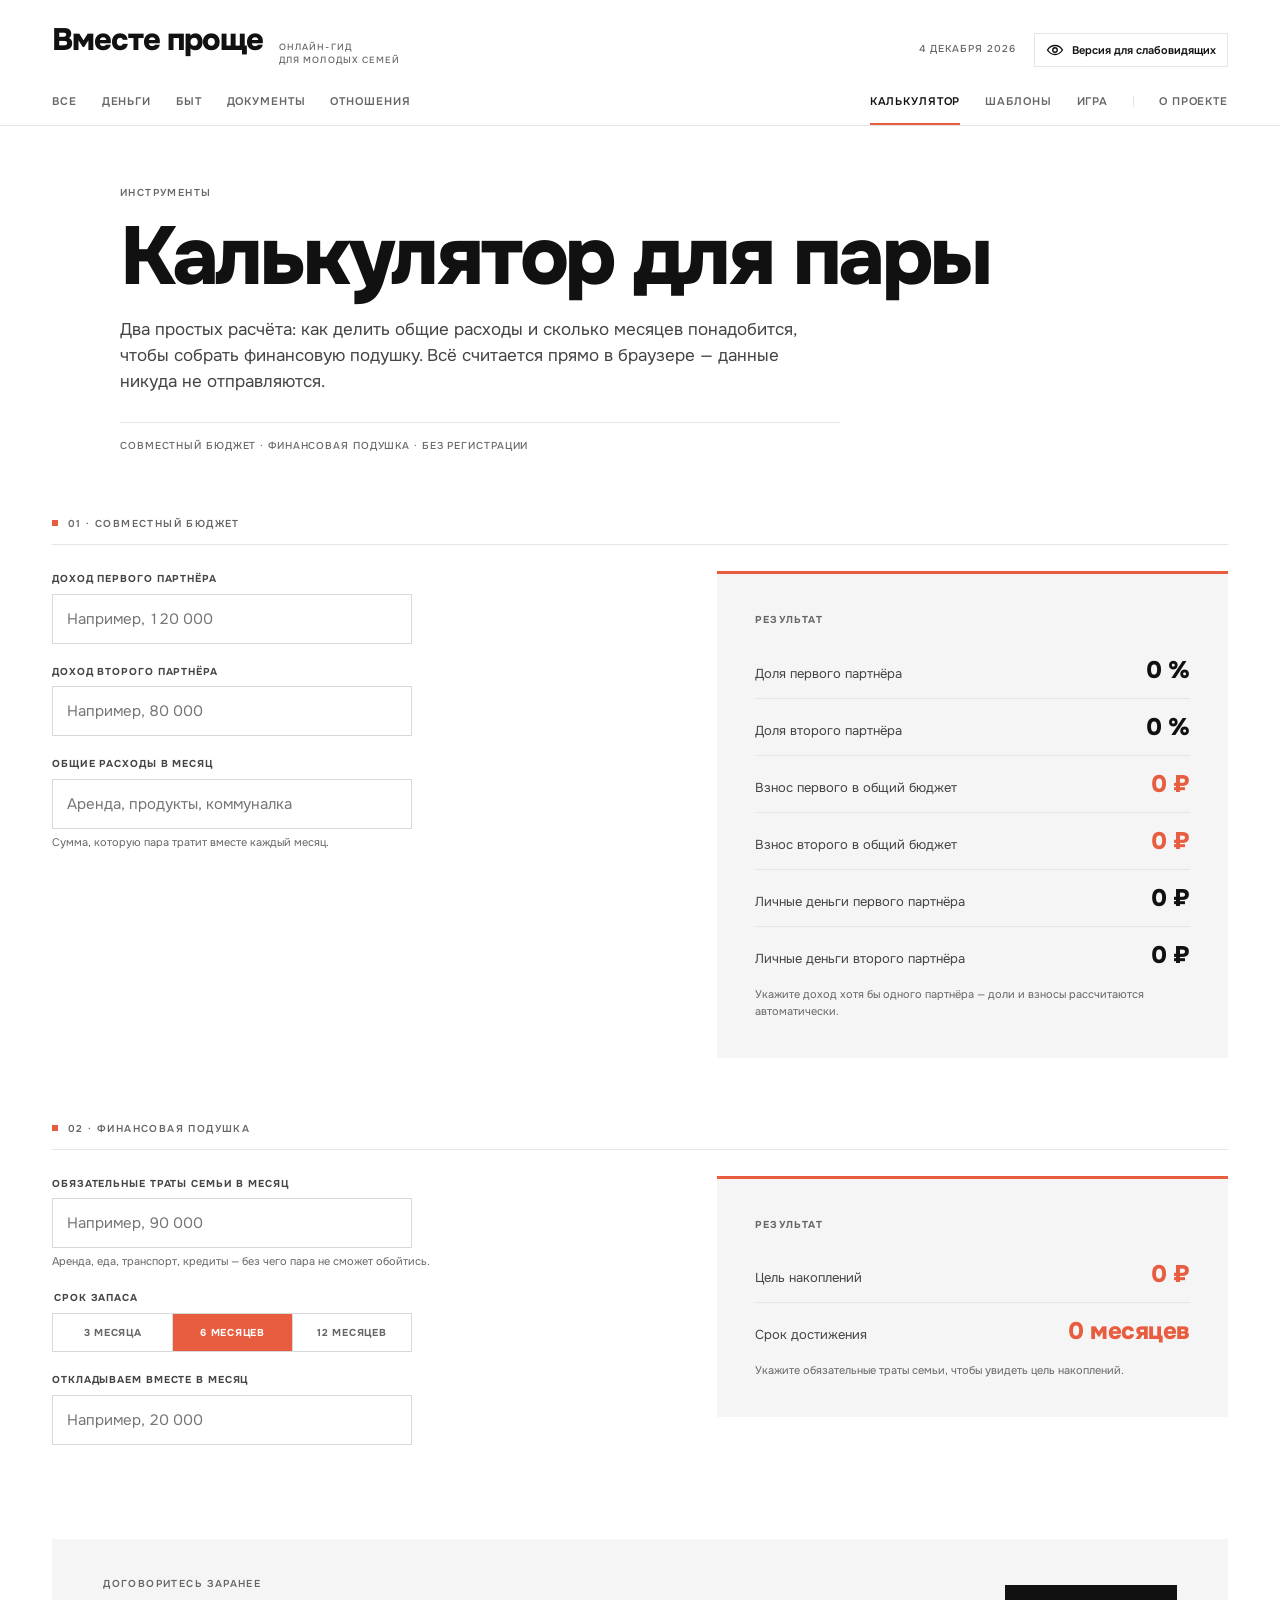
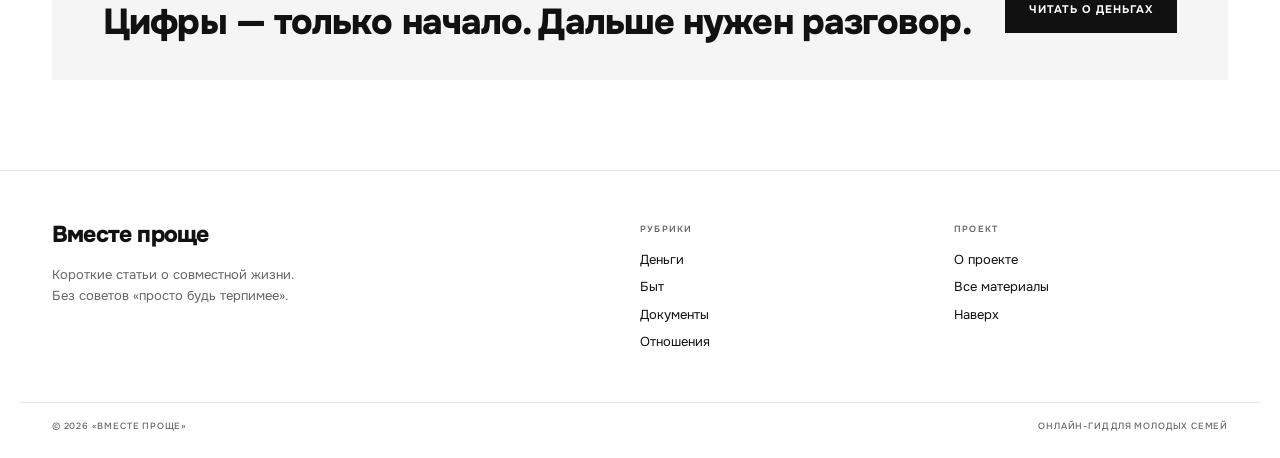
<file: calculator.html>
<!DOCTYPE html>
<html lang="ru" data-vp-a11y-only>
<head>
  <meta charset="utf-8">
  <meta name="viewport" content="width=device-width, initial-scale=1">
  <title>Калькулятор — Вместе проще</title>
  <meta name="description" content="Калькулятор совместного бюджета и финансовой подушки для пары: доли доходов, взносы, личные деньги и срок накоплений.">
  <meta name="theme-color" content="#ffffff">
  <meta property="og:type" content="website">
  <meta property="og:site_name" content="Вместе проще">
  <meta property="og:title" content="Калькулятор — Вместе проще">
  <meta property="og:description" content="Посчитайте доли в совместном бюджете и срок финансовой подушки — прямо в браузере, без регистрации.">
  <meta property="og:image" content="https://vmesteproshe.github.io/assets/og-cover.png">
  <meta property="og:url" content="https://vmesteproshe.github.io/calculator.html">
  <link rel="icon" href="assets/favicon.svg" type="image/svg+xml">
  <link rel="preconnect" href="https://fonts.googleapis.com">
  <link rel="preconnect" href="https://fonts.gstatic.com" crossorigin>
  <link href="https://fonts.googleapis.com/css2?family=Onest:wght@400;500;600;700;800&display=swap" rel="stylesheet">
  <link rel="stylesheet" href="style.css">
  <script defer src="config.js"></script>
  <script defer src="js/common.js"></script>
  <script defer src="js/calculator.js"></script>
  <!-- Yandex.Metrika counter -->
  <script type="text/javascript">
      (function(m,e,t,r,i,k,a){
          m[i]=m[i]||function(){(m[i].a=m[i].a||[]).push(arguments)};
          m[i].l=1*new Date();
          for (var j = 0; j < document.scripts.length; j++) {if (document.scripts[j].src === r) { return; }}
          k=e.createElement(t),a=e.getElementsByTagName(t)[0],k.async=1,k.src=r,a.parentNode.insertBefore(k,a)
      })(window, document,'script','https://mc.yandex.ru/metrika/tag.js?id=114493569', 'ym');

      ym(114493569, 'init', {ssr:true, webvisor:true, trackHash:true, clickmap:true, ecommerce:"dataLayer", referrer: document.referrer, url: location.href, accurateTrackBounce:true, trackLinks:true});
  </script>
  <noscript><div><img src="https://mc.yandex.ru/watch/114493569" style="position:absolute; left:-9999px;" alt="" /></div></noscript>
  <!-- /Yandex.Metrika counter -->
</head>
<body id="top">
  <a class="skip-link" href="#main">Перейти к содержанию</a>

  <header class="site-header">
    <div class="container header-main">
      <a class="brand" href="./" aria-label="Вместе проще — на главную">
        <span class="brand__name">Вместе проще</span>
        <span class="brand__descriptor">онлайн-гид<br>для молодых семей</span>
      </a>
      <div class="header-actions">
        <time class="header-date" id="headerDate"></time>
        <button class="a11y-toggle" type="button" data-vp-a11y-toggle aria-label="Версия для слабовидящих" aria-pressed="false" title="Версия для слабовидящих">
          <svg class="a11y-toggle__icon" viewBox="0 0 24 24" width="18" height="18" fill="none" stroke="currentColor" stroke-width="1.8" stroke-linecap="round" stroke-linejoin="round" aria-hidden="true" focusable="false">
            <path d="M2 12c2.2-3.6 5.8-6 10-6s7.8 2.4 10 6c-2.2 3.6-5.8 6-10 6s-7.8-2.4-10-6Z"></path>
            <circle cx="12" cy="12" r="3"></circle>
          </svg>
          <span class="a11y-toggle__label">Версия для слабовидящих</span>
        </button>
      </div>
    </div>
    <nav class="container rubrics" aria-label="Рубрики">
      <a href="./">Все</a>
      <a href="./?cat=money">Деньги</a>
      <a href="./?cat=home">Быт</a>
      <a href="./?cat=docs">Документы</a>
      <a href="./?cat=relationships">Отношения</a>
      <a class="rubrics__calculator" href="calculator.html" aria-current="page">Калькулятор</a>
      <a class="rubrics__templates" href="templates.html">Шаблоны</a>
      <a class="rubrics__game" href="game.html">Игра</a>
      <a class="rubrics__about" href="about.html">О проекте</a>
    </nav>
  </header>

  <main id="main">
    <div class="container">
      <header class="calc-header">
        <p class="eyebrow">Инструменты</p>
        <h1 class="calc-title">Калькулятор для пары</h1>
        <p class="calc-lead">Два простых расчёта: как делить общие расходы и сколько месяцев понадобится, чтобы собрать финансовую подушку. Всё считается прямо в браузере — данные никуда не отправляются.</p>
        <p class="calc-meta">Совместный бюджет · Финансовая подушка · Без регистрации</p>
      </header>

      <section class="calc-section" aria-labelledby="budgetTitle">
        <div class="section-bar"><span class="eyebrow">01 · Совместный бюджет</span></div>
        <h2 class="visually-hidden" id="budgetTitle">Совместный бюджет</h2>
        <div class="calc-grid">
          <form class="calc-form" id="budgetForm" novalidate>
            <div class="field">
              <label for="budgetIncome1">Доход первого партнёра</label>
              <input class="field-input" id="budgetIncome1" name="income1" type="number" min="0" step="1000" inputmode="numeric" placeholder="Например, 120 000">
            </div>
            <div class="field">
              <label for="budgetIncome2">Доход второго партнёра</label>
              <input class="field-input" id="budgetIncome2" name="income2" type="number" min="0" step="1000" inputmode="numeric" placeholder="Например, 80 000">
            </div>
            <div class="field">
              <label for="budgetExpenses">Общие расходы в месяц</label>
              <input class="field-input" id="budgetExpenses" name="expenses" type="number" min="0" step="1000" inputmode="numeric" placeholder="Аренда, продукты, коммуналка">
              <p class="field-hint">Сумма, которую пара тратит вместе каждый месяц.</p>
            </div>
          </form>

          <div class="calc-result" aria-live="polite">
            <p class="calc-result__title">Результат</p>
            <ul class="calc-result__list">
              <li class="calc-result__item">
                <span class="calc-result__label">Доля первого партнёра</span>
                <output class="calc-result__value" id="budgetShare1" for="budgetIncome1 budgetIncome2">0 %</output>
              </li>
              <li class="calc-result__item">
                <span class="calc-result__label">Доля второго партнёра</span>
                <output class="calc-result__value" id="budgetShare2" for="budgetIncome1 budgetIncome2">0 %</output>
              </li>
              <li class="calc-result__item">
                <span class="calc-result__label">Взнос первого в общий бюджет</span>
                <output class="calc-result__value calc-result__value--accent" id="budgetContribution1" for="budgetIncome1 budgetIncome2 budgetExpenses">0 ₽</output>
              </li>
              <li class="calc-result__item">
                <span class="calc-result__label">Взнос второго в общий бюджет</span>
                <output class="calc-result__value calc-result__value--accent" id="budgetContribution2" for="budgetIncome1 budgetIncome2 budgetExpenses">0 ₽</output>
              </li>
              <li class="calc-result__item">
                <span class="calc-result__label">Личные деньги первого партнёра</span>
                <output class="calc-result__value" id="budgetPersonal1" for="budgetIncome1 budgetExpenses">0 ₽</output>
              </li>
              <li class="calc-result__item">
                <span class="calc-result__label">Личные деньги второго партнёра</span>
                <output class="calc-result__value" id="budgetPersonal2" for="budgetIncome2 budgetExpenses">0 ₽</output>
              </li>
            </ul>
            <p class="calc-result__hint" id="budgetHint">Введите доходы и расходы — результат появится здесь сразу.</p>
          </div>
        </div>
      </section>

      <section class="calc-section" aria-labelledby="fundTitle">
        <div class="section-bar"><span class="eyebrow">02 · Финансовая подушка</span></div>
        <h2 class="visually-hidden" id="fundTitle">Финансовая подушка</h2>
        <div class="calc-grid">
          <form class="calc-form" id="fundForm" novalidate>
            <div class="field">
              <label for="fundExpenses">Обязательные траты семьи в месяц</label>
              <input class="field-input" id="fundExpenses" name="expenses" type="number" min="0" step="1000" inputmode="numeric" placeholder="Например, 90 000">
              <p class="field-hint">Аренда, еда, транспорт, кредиты — без чего пара не сможет обойтись.</p>
            </div>
            <fieldset class="calc-fieldset">
              <legend>Срок запаса</legend>
              <div class="calc-terms">
                <label class="calc-terms__option">
                  <input type="radio" name="fundMonths" value="3">
                  <span>3 месяца</span>
                </label>
                <label class="calc-terms__option">
                  <input type="radio" name="fundMonths" value="6" checked>
                  <span>6 месяцев</span>
                </label>
                <label class="calc-terms__option">
                  <input type="radio" name="fundMonths" value="12">
                  <span>12 месяцев</span>
                </label>
              </div>
            </fieldset>
            <div class="field">
              <label for="fundSaving">Откладываем вместе в месяц</label>
              <input class="field-input" id="fundSaving" name="saving" type="number" min="0" step="1000" inputmode="numeric" placeholder="Например, 20 000">
            </div>
          </form>

          <div class="calc-result" aria-live="polite">
            <p class="calc-result__title">Результат</p>
            <ul class="calc-result__list">
              <li class="calc-result__item">
                <span class="calc-result__label">Цель накоплений</span>
                <output class="calc-result__value calc-result__value--accent" id="fundGoal" for="fundExpenses">0 ₽</output>
              </li>
              <li class="calc-result__item">
                <span class="calc-result__label">Срок достижения</span>
                <output class="calc-result__value calc-result__value--accent" id="fundTerm" for="fundExpenses fundSaving">0 месяцев</output>
              </li>
            </ul>
            <p class="calc-result__hint" id="fundHint">Цель = обязательные траты × выбранный срок. Срок округлён в большую сторону.</p>
          </div>
        </div>
      </section>

      <section class="about-cta" aria-labelledby="calcCtaTitle">
        <div>
          <p class="eyebrow">Договоритесь заранее</p>
          <h2 id="calcCtaTitle">Цифры — только начало. Дальше нужен разговор.</h2>
        </div>
        <a class="btn" href="./?cat=money">Читать о деньгах</a>
      </section>
    </div>
  </main>

  <footer class="site-footer">
    <div class="container footer-main">
      <div class="footer-brand">
        <a class="brand brand--footer" href="./" aria-label="Вместе проще — на главную">
          <span class="brand__name">Вместе проще</span>
        </a>
        <p>Короткие статьи о совместной жизни.<br>Без советов «просто будь терпимее».</p>
      </div>
      <nav class="footer-nav" aria-label="Рубрики в подвале">
        <p class="footer-title">Рубрики</p>
        <a href="./?cat=money">Деньги</a>
        <a href="./?cat=home">Быт</a>
        <a href="./?cat=docs">Документы</a>
        <a href="./?cat=relationships">Отношения</a>
      </nav>
      <nav class="footer-nav" aria-label="О проекте">
        <p class="footer-title">Проект</p>
        <a href="about.html">О проекте</a>
        <a href="./">Все материалы</a>
        <a href="#top">Наверх</a>
      </nav>
    </div>
    <div class="container footer-bottom">
      <p>© <span id="copyrightYear">2026</span> «Вместе проще»</p>
      <p>Онлайн-гид для молодых семей</p>
    </div>
  </footer>
</body>
</html>
</file>
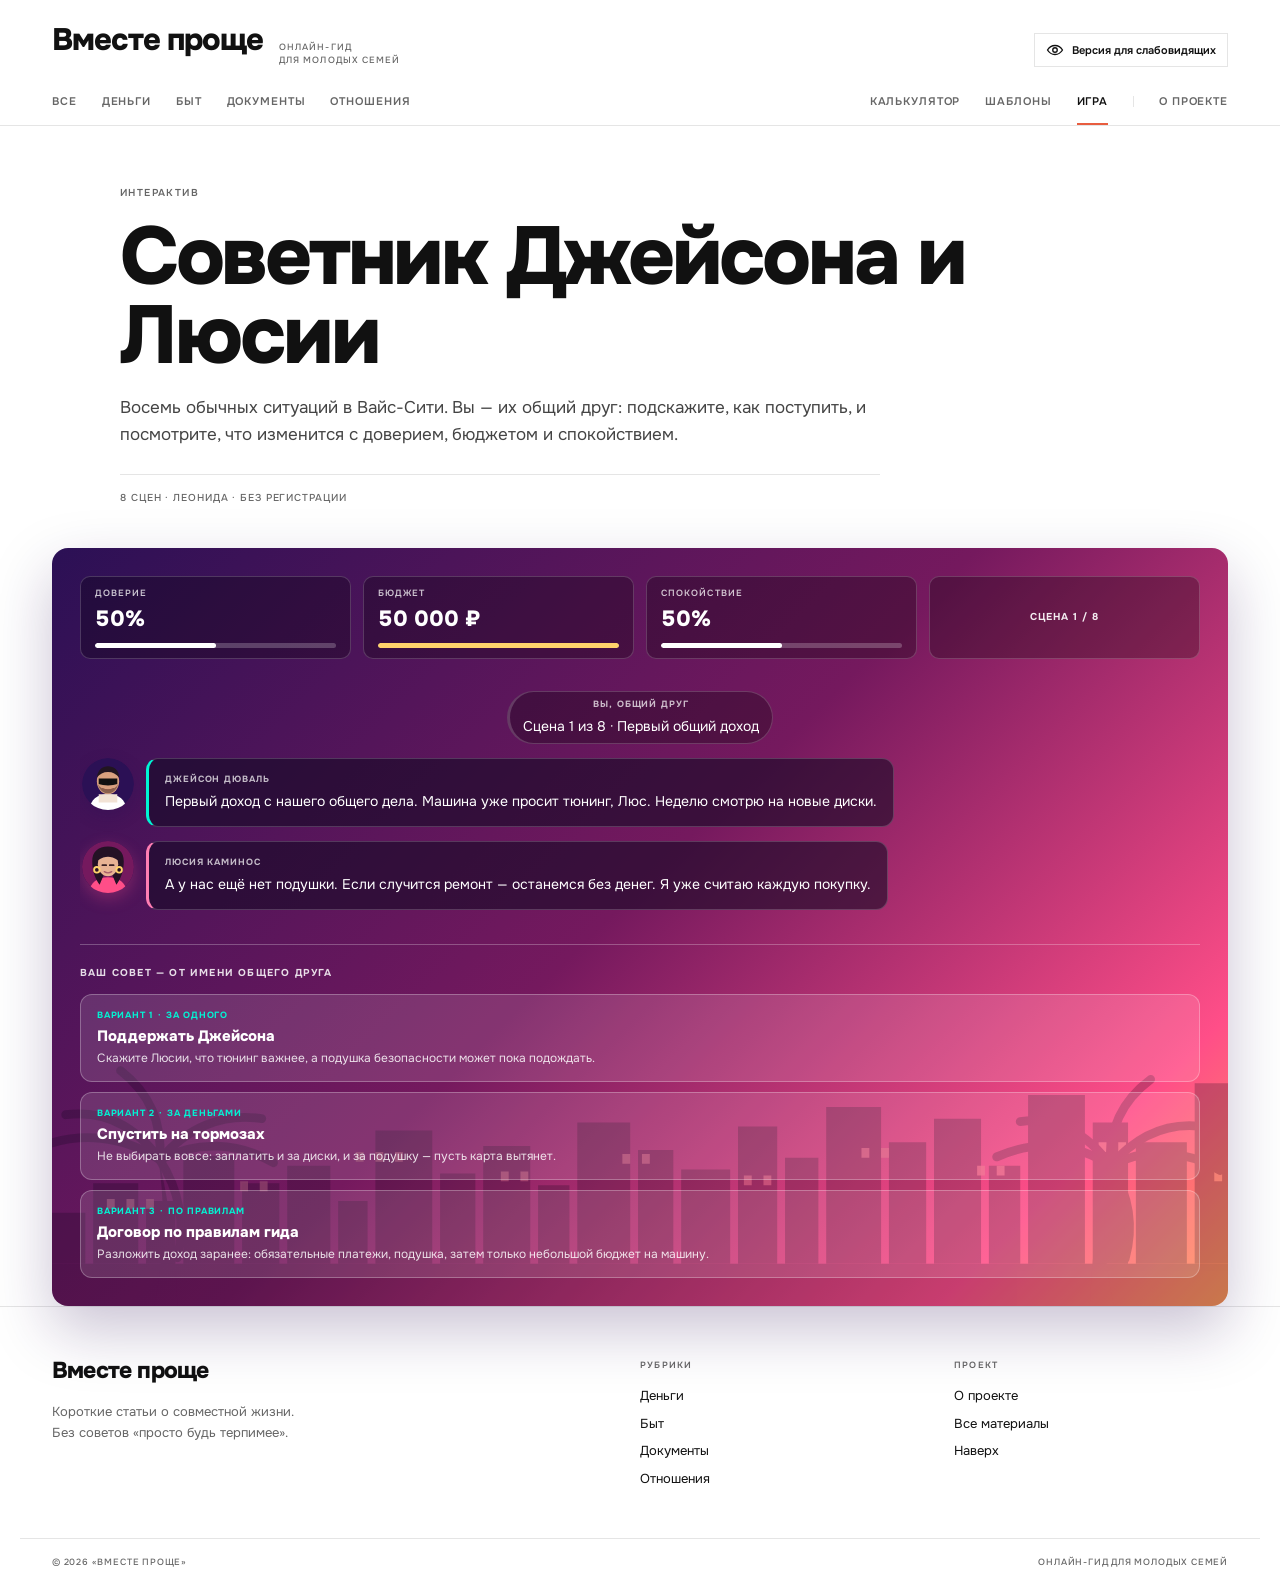
<file: game.html>
<!DOCTYPE html>
<html lang="ru" data-vp-a11y-only>
<head>
  <meta charset="utf-8">
  <meta name="viewport" content="width=device-width, initial-scale=1">
  <title>Игра: советник Джейсона и Люсии — Вместе проще</title>
  <meta name="description" content="Восемь сцен о деньгах, быте и отношениях Джейсона Дюваля и Люсии Каминос. Давайте советы и смотрите, что получится.">
  <meta name="theme-color" content="#2B1055">
  <meta property="og:type" content="website">
  <meta property="og:site_name" content="Вместе проще">
  <meta property="og:title" content="Игра: советник Джейсона и Люсии — Вместе проще">
  <meta property="og:description" content="Восемь сцен о деньгах, быте и отношениях в стиле Леониды. Ваши советы меняют доверие, бюджет и спокойствие пары.">
  <meta property="og:image" content="https://vmesteproshe.github.io/assets/og-cover.png">
  <meta property="og:url" content="https://vmesteproshe.github.io/game.html">
  <link rel="icon" href="assets/favicon.svg" type="image/svg+xml">
  <link rel="preconnect" href="https://fonts.googleapis.com">
  <link rel="preconnect" href="https://fonts.gstatic.com" crossorigin>
  <link href="https://fonts.googleapis.com/css2?family=Onest:wght@400;500;600;700;800&display=swap" rel="stylesheet">
  <link rel="stylesheet" href="style.css">
  <link rel="stylesheet" href="game.css">
  <script defer src="js/common.js"></script>
  <script defer src="js/game.js"></script>
</head>
<body id="top" class="game-page">
  <a class="skip-link" href="#main">Перейти к содержанию</a>

  <header class="site-header">
    <div class="container header-main">
      <a class="brand" href="./" aria-label="Вместе проще — на главную">
        <span class="brand__name">Вместе проще</span>
        <span class="brand__descriptor">онлайн-гид<br>для молодых семей</span>
      </a>
      <div class="header-actions">
        <button class="a11y-toggle" type="button" data-vp-a11y-toggle aria-label="Версия для слабовидящих" aria-pressed="false" title="Версия для слабовидящих">
          <svg class="a11y-toggle__icon" viewBox="0 0 24 24" width="18" height="18" fill="none" stroke="currentColor" stroke-width="1.8" stroke-linecap="round" stroke-linejoin="round" aria-hidden="true" focusable="false">
            <path d="M2 12c2.2-3.6 5.8-6 10-6s7.8 2.4 10 6c-2.2 3.6-5.8 6-10 6s-7.8-2.4-10-6Z"></path>
            <circle cx="12" cy="12" r="3"></circle>
          </svg>
          <span class="a11y-toggle__label">Версия для слабовидящих</span>
        </button>
      </div>
    </div>
    <nav class="container rubrics" aria-label="Рубрики">
      <a href="./">Все</a>
      <a href="./?cat=money">Деньги</a>
      <a href="./?cat=home">Быт</a>
      <a href="./?cat=docs">Документы</a>
      <a href="./?cat=relationships">Отношения</a>
      <a class="rubrics__calculator" href="calculator.html">Калькулятор</a>
      <a class="rubrics__templates" href="templates.html">Шаблоны</a>
      <a class="rubrics__game" href="game.html" aria-current="page">Игра</a>
      <a class="rubrics__about" href="about.html">О проекте</a>
    </nav>
  </header>

  <main id="main">
    <div class="container">
      <header class="game-header">
        <p class="eyebrow">Интерактив</p>
        <h1 class="game-title" id="gameTitle">Советник Джейсона и Люсии</h1>
        <p class="game-lead">Восемь обычных ситуаций в Вайс-Сити. Вы — их общий друг: подскажите, как поступить, и посмотрите, что изменится с доверием, бюджетом и спокойствием.</p>
        <p class="game-meta">8 сцен · Леонида · Без регистрации</p>
      </header>

      <section class="game-card" id="gameApp" aria-labelledby="gameTitle">
        <svg class="game-skyline" viewBox="0 0 1200 260" preserveAspectRatio="none" aria-hidden="true" focusable="false">
          <g fill="#0a0518">
            <path d="M0 216h1200v44H0z"></path>
            <path d="M0 164h34v52H0zm42-30h46v82H42zm54 18h30v64H96zm38-46h52v110h-52zm60 28h38v82h-38zm46-18h44v100h-44zm52 36h30v64h-30zm38-72h58v136h-58zm66 44h36v92h-36zm44-28h48v120h-48zm56 40h32v80h-32zm40-64h54v144h-54zm62 28h36v116h-36zm44 20h50v96h-50zm58-44h40v140h-40zm48 32h34v108h-34zm42-52h56v160h-56zm64 36h38v124h-38zm46-24h48v148h-48zm56 48h32v100h-32zm40-72h58v172h-58zm66 28h36v144h-36zm44 20h52v124h-52zm60-60h40v184h-40zm48 36h34v148h-34zm42-40h56v188h-56zm64 52h40v136h-40zm48-28h46v164h-46zm54 40h32v124h-32zm40-64h60v188h-60zm68 32h36v156h-36zm44 24h48v132h-48zm56-48h34v180h-34zm42 40h56v140h-56zm64-28h38v168h-38zm46 44h50v124h-50zm58-72h36v196h-36zm44 48h46v148h-46zm54-36h34v184h-34zm42 56h58v128h-58zm66-44h36v172h-36zm44 28h48v144h-48zm56-64h34v208h-34zm42 48h56v160h-56zm64-40h38v200h-38zm46 60h50v140h-50zm58-80h36v220h-36zm44 56h48v164h-48zm56-48h34v212h-34zm42 60h58v152h-58zm66-36h36v188h-36z"></path>
          </g>
          <g fill="#ffcf9b" opacity="0.8">
            <path d="M56 150h8v10h-8zm20 0h8v10h-8zm20 0h8v10h-8zm96-18h8v10h-8zm20 0h8v10h-8zm98-30h8v10h-8zm20 0h8v10h-8zm20 0h8v10h-8zm108 20h8v10h-8zm20 0h8v10h-8zm104-18h8v10h-8zm20 0h8v10h-8zm104 22h8v10h-8zm20 0h8v10h-8zm100-28h8v10h-8zm20 0h8v10h-8zm98 18h8v10h-8zm20 0h8v10h-8zm104-24h8v10h-8zm20 0h8v10h-8zm98 30h8v10h-8zm20 0h8v10h-8zm104-20h8v10h-8zm20 0h8v10h-8z"></path>
          </g>
          <g fill="#0a0518">
            <path d="M104 260c11-52 12-104 4-154 12 46 18 102 20 154z"></path>
            <path d="M1084 260c-12-50-13-100-5-148-12 44-18 98-20 148z"></path>
          </g>
          <g fill="none" stroke="#0a0518" stroke-width="9" stroke-linecap="round">
            <path d="M110 110c-38-25-82-29-122-13"></path>
            <path d="M110 110c-25-35-58-51-96-46"></path>
            <path d="M110 110c3-40-13-70-40-91"></path>
            <path d="M110 110c28-33 64-48 104-42"></path>
            <path d="M110 110c38-20 80-18 116 3"></path>
            <path d="M110 110c20 31 26 66 18 100"></path>
            <path d="M1080 116c-36-24-78-26-116-9"></path>
            <path d="M1080 116c-24-34-56-50-92-45"></path>
            <path d="M1080 116c-2-39 14-68 41-88"></path>
            <path d="M1080 116c28-32 62-46 100-39"></path>
            <path d="M1080 116c37-19 77-16 112 5"></path>
            <path d="M1080 116c19 30 24 63 15 95"></path>
          </g>
        </svg>

        <div class="game-content">
          <div class="game-topline">
            <div class="game-stats" role="group" aria-label="Показатели миссии">
              <div class="game-stat">
                <span class="game-stat__label">Доверие</span>
                <span class="game-stat__value" data-game-trust>50%</span>
                <div class="game-stat__bar" role="meter" aria-label="Доверие" aria-valuemin="0" aria-valuemax="100" aria-valuenow="50">
                  <span class="game-stat__fill" data-game-trust-bar style="width: 50%"></span>
                </div>
              </div>
              <div class="game-stat game-stat--budget">
                <span class="game-stat__label">Бюджет</span>
                <span class="game-stat__value" data-game-budget>50 000 ₽</span>
                <div class="game-stat__bar" role="meter" aria-label="Бюджет" aria-valuemin="-100000" aria-valuemax="50000" aria-valuenow="50000">
                  <span class="game-stat__fill" data-game-budget-bar style="width: 100%"></span>
                </div>
              </div>
              <div class="game-stat">
                <span class="game-stat__label">Спокойствие</span>
                <span class="game-stat__value" data-game-calm>50%</span>
                <div class="game-stat__bar" role="meter" aria-label="Спокойствие" aria-valuemin="0" aria-valuemax="100" aria-valuenow="50">
                  <span class="game-stat__fill" data-game-calm-bar style="width: 50%"></span>
                </div>
              </div>
            </div>
            <p class="game-scene-count" data-game-counter>Сцена 1 / 8</p>
          </div>

          <div class="game-play" data-game-play>
            <div class="game-chat" data-game-chat aria-live="polite" aria-relevant="additions"></div>
            <div class="game-advice" data-game-advice hidden>
              <p class="game-advice__title">Ваш совет — от имени общего друга</p>
              <div class="game-options" data-game-options></div>
            </div>
          </div>

          <section class="game-ending" data-game-ending aria-labelledby="gameEndingTitle" hidden>
            <p class="game-ending__eyebrow">Миссия завершена</p>
            <h2 class="game-ending__title" id="gameEndingTitle" tabindex="-1"></h2>
            <p class="game-ending__text" data-game-ending-text></p>
            <ul class="game-ending__stats" data-game-ending-stats></ul>
            <div class="game-ending__actions">
              <button class="btn" type="button" data-game-restart>Сыграть ещё раз</button>
              <button class="btn btn--secondary" type="button" data-game-copy>Скопировать результат</button>
            </div>
          </section>
        </div>
      </section>
    </div>
  </main>

  <footer class="site-footer">
    <div class="container footer-main">
      <div class="footer-brand">
        <a class="brand brand--footer" href="./" aria-label="Вместе проще — на главную">
          <span class="brand__name">Вместе проще</span>
        </a>
        <p>Короткие статьи о совместной жизни.<br>Без советов «просто будь терпимее».</p>
      </div>
      <nav class="footer-nav" aria-label="Рубрики в подвале">
        <p class="footer-title">Рубрики</p>
        <a href="./?cat=money">Деньги</a>
        <a href="./?cat=home">Быт</a>
        <a href="./?cat=docs">Документы</a>
        <a href="./?cat=relationships">Отношения</a>
      </nav>
      <nav class="footer-nav" aria-label="О проекте">
        <p class="footer-title">Проект</p>
        <a href="about.html">О проекте</a>
        <a href="./">Все материалы</a>
        <a href="#top">Наверх</a>
      </nav>
    </div>
    <div class="container footer-bottom">
      <p>© 2026 «Вместе проще»</p>
      <p>Онлайн-гид для молодых семей</p>
    </div>
  </footer>
</body>
</html>
</file>
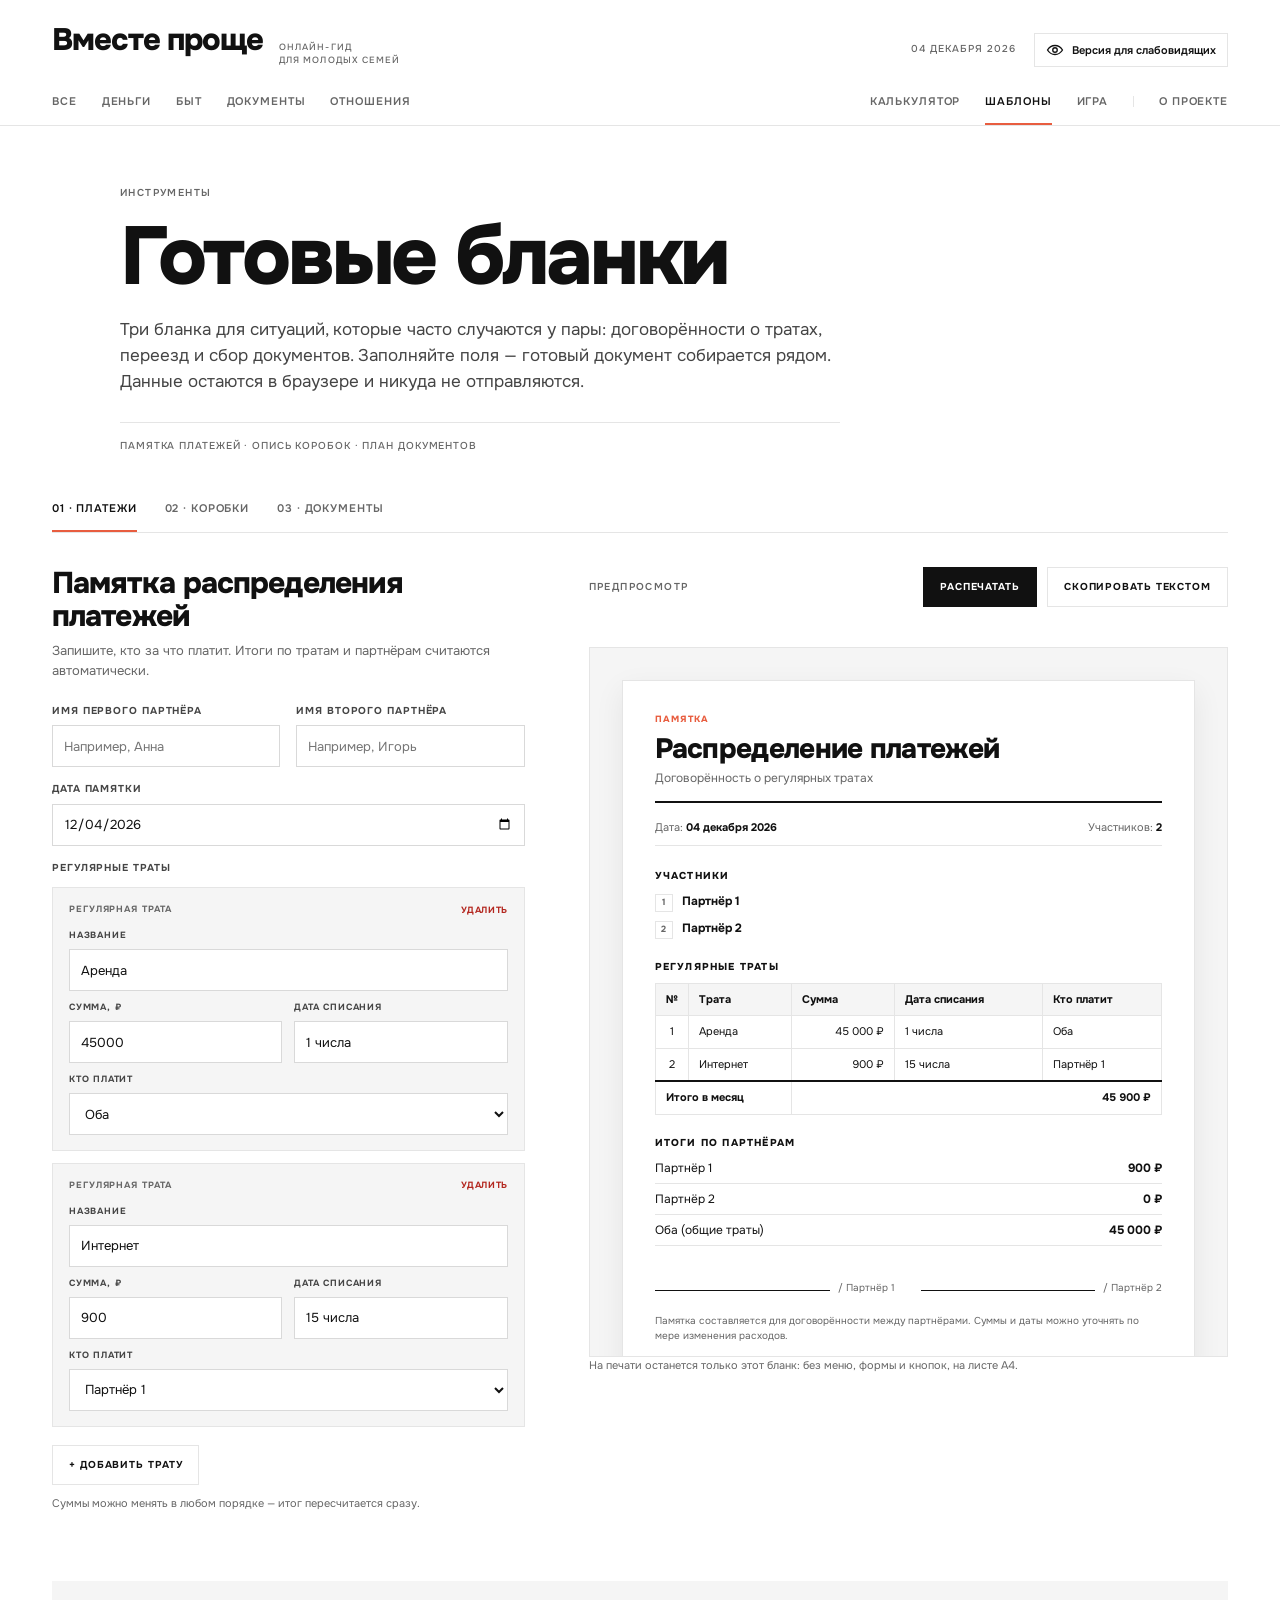
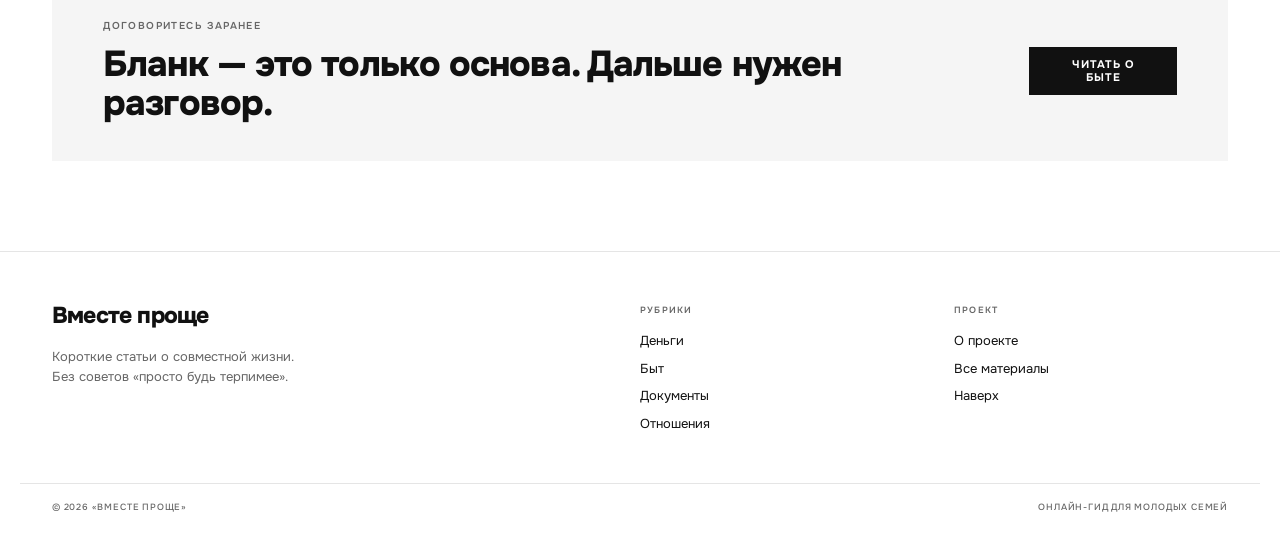
<file: templates.html>
<!DOCTYPE html>
<html lang="ru" data-vp-a11y-only>
<head>
  <meta charset="utf-8">
  <meta name="viewport" content="width=device-width, initial-scale=1">
  <title>Шаблоны бланков — Вместе проще</title>
  <meta name="description" content="Три готовых бланка для совместной жизни: памятка распределения платежей, опись коробок при переезде и план сбора документов. Заполняйте онлайн, печатайте или копируйте текстом.">
  <meta name="theme-color" content="#ffffff">
  <meta property="og:type" content="website">
  <meta property="og:site_name" content="Вместе проще">
  <meta property="og:title" content="Шаблоны бланков — Вместе проще">
  <meta property="og:description" content="Памятка платежей, опись коробок и план сбора документов — заполняйте, печатайте и копируйте текстом.">
  <meta property="og:image" content="https://vmesteproshe.github.io/assets/og-cover.png">
  <meta property="og:url" content="https://vmesteproshe.github.io/templates.html">
  <link rel="icon" href="assets/favicon.svg" type="image/svg+xml">
  <link rel="preconnect" href="https://fonts.googleapis.com">
  <link rel="preconnect" href="https://fonts.gstatic.com" crossorigin>
  <link href="https://fonts.googleapis.com/css2?family=Onest:wght@400;500;600;700;800&display=swap" rel="stylesheet">
  <link rel="stylesheet" href="style.css">
  <script defer src="config.js"></script>
  <script defer src="js/common.js"></script>
  <script defer src="js/templates.js"></script>
  <!-- Yandex.Metrika counter -->
  <script type="text/javascript">
      (function(m,e,t,r,i,k,a){
          m[i]=m[i]||function(){(m[i].a=m[i].a||[]).push(arguments)};
          m[i].l=1*new Date();
          for (var j = 0; j < document.scripts.length; j++) {if (document.scripts[j].src === r) { return; }}
          k=e.createElement(t),a=e.getElementsByTagName(t)[0],k.async=1,k.src=r,a.parentNode.insertBefore(k,a)
      })(window, document,'script','https://mc.yandex.ru/metrika/tag.js?id=114493569', 'ym');

      ym(114493569, 'init', {ssr:true, webvisor:true, trackHash:true, clickmap:true, ecommerce:"dataLayer", referrer: document.referrer, url: location.href, accurateTrackBounce:true, trackLinks:true});
  </script>
  <noscript><div><img src="https://mc.yandex.ru/watch/114493569" style="position:absolute; left:-9999px;" alt="" /></div></noscript>
  <!-- /Yandex.Metrika counter -->
</head>
<body id="top" class="templates-page">
  <a class="skip-link" href="#main">Перейти к содержанию</a>

  <header class="site-header">
    <div class="container header-main">
      <a class="brand" href="./" aria-label="Вместе проще — на главную">
        <span class="brand__name">Вместе проще</span>
        <span class="brand__descriptor">онлайн-гид<br>для молодых семей</span>
      </a>
      <div class="header-actions">
        <time class="header-date" id="headerDate"></time>
        <button class="a11y-toggle" type="button" data-vp-a11y-toggle aria-label="Версия для слабовидящих" aria-pressed="false" title="Версия для слабовидящих">
          <svg class="a11y-toggle__icon" viewBox="0 0 24 24" width="18" height="18" fill="none" stroke="currentColor" stroke-width="1.8" stroke-linecap="round" stroke-linejoin="round" aria-hidden="true" focusable="false">
            <path d="M2 12c2.2-3.6 5.8-6 10-6s7.8 2.4 10 6c-2.2 3.6-5.8 6-10 6s-7.8-2.4-10-6Z"></path>
            <circle cx="12" cy="12" r="3"></circle>
          </svg>
          <span class="a11y-toggle__label">Версия для слабовидящих</span>
        </button>
      </div>
    </div>
    <nav class="container rubrics" aria-label="Рубрики">
      <a href="./">Все</a>
      <a href="./?cat=money">Деньги</a>
      <a href="./?cat=home">Быт</a>
      <a href="./?cat=docs">Документы</a>
      <a href="./?cat=relationships">Отношения</a>
      <a class="rubrics__calculator" href="calculator.html">Калькулятор</a>
      <a class="rubrics__templates" href="templates.html" aria-current="page">Шаблоны</a>
      <a class="rubrics__game" href="game.html">Игра</a>
      <a class="rubrics__about" href="about.html">О проекте</a>
    </nav>
  </header>

  <main id="main">
    <div class="container">
      <header class="templates-header">
        <p class="eyebrow">Инструменты</p>
        <h1 class="templates-title">Готовые бланки</h1>
        <p class="templates-lead">Три бланка для ситуаций, которые часто случаются у пары: договорённости о тратах, переезд и сбор документов. Заполняйте поля — готовый документ собирается рядом. Данные остаются в браузере и никуда не отправляются.</p>
        <p class="templates-meta">Памятка платежей · Опись коробок · План документов</p>
      </header>

      <noscript><p class="notice">Для работы конструктора включите JavaScript.</p></noscript>

      <div class="templates-tabs" role="tablist" aria-label="Выбор бланка">
        <button class="templates-tab" id="tabPayments" type="button" role="tab" aria-controls="panelPayments" aria-selected="true" data-template="payments">01 · Платежи</button>
        <button class="templates-tab" id="tabBoxes" type="button" role="tab" aria-controls="panelBoxes" aria-selected="false" data-template="boxes">02 · Коробки</button>
        <button class="templates-tab" id="tabDocs" type="button" role="tab" aria-controls="panelDocs" aria-selected="false" data-template="docs">03 · Документы</button>
      </div>

      <div class="templates-grid">
        <div class="builder-column">
          <section class="builder-panel" id="panelPayments" role="tabpanel" aria-labelledby="tabPayments" data-panel="payments">
            <div class="builder-head">
              <h2>Памятка распределения платежей</h2>
              <p>Запишите, кто за что платит. Итоги по тратам и партнёрам считаются автоматически.</p>
            </div>
            <form class="builder-form" id="paymentsForm" novalidate>
              <div class="tpl-fields-row">
                <div class="field">
                  <label for="partner1">Имя первого партнёра</label>
                  <input class="field-input" id="partner1" type="text" maxlength="60" placeholder="Например, Анна">
                </div>
                <div class="field">
                  <label for="partner2">Имя второго партнёра</label>
                  <input class="field-input" id="partner2" type="text" maxlength="60" placeholder="Например, Игорь">
                </div>
              </div>
              <div class="field">
                <label for="paymentsDate">Дата памятки</label>
                <input class="field-input" id="paymentsDate" type="date">
              </div>
              <p class="field-label">Регулярные траты</p>
              <div class="tpl-list" id="paymentsRows"></div>
              <button class="btn btn--secondary btn--small" type="button" data-add-row="payments">+ Добавить трату</button>
              <p class="field-hint">Суммы можно менять в любом порядке — итог пересчитается сразу.</p>
            </form>
          </section>

          <section class="builder-panel" id="panelBoxes" role="tabpanel" aria-labelledby="tabBoxes" data-panel="boxes" hidden>
            <div class="builder-head">
              <h2>Опись коробок при переезде</h2>
              <p>По одной строке на коробку: номер, комната и что внутри. Хрупкие вещи отметьте отдельно.</p>
            </div>
            <form class="builder-form" id="boxesForm" novalidate>
              <div class="field">
                <label for="boxesAddress">Адрес переезда</label>
                <input class="field-input" id="boxesAddress" type="text" maxlength="160" placeholder="Например, г. Москва, ул. Новая, д. 5, кв. 12">
              </div>
              <div class="field">
                <label for="boxesDate">Дата переезда</label>
                <input class="field-input" id="boxesDate" type="date">
              </div>
              <p class="field-label">Коробки</p>
              <div class="tpl-list" id="boxesRows"></div>
              <button class="btn btn--secondary btn--small" type="button" data-add-row="boxes">+ Добавить коробку</button>
              <p class="field-hint">Номер можно оставить пустым — в описи он заполнится по порядку.</p>
            </form>
          </section>

          <section class="builder-panel" id="panelDocs" role="tabpanel" aria-labelledby="tabDocs" data-panel="docs" hidden>
            <div class="builder-head">
              <h2>План сбора документов</h2>
              <p>Выберите ситуацию — появится список документов. Названия можно редактировать, а собранные пункты отмечать.</p>
            </div>
            <form class="builder-form" id="docsForm" novalidate>
              <div class="field">
                <label for="docsSituation">Ситуация</label>
                <select class="field-input" id="docsSituation">
                  <option value="marriage">Смена фамилии после свадьбы</option>
                  <option value="rent">Аренда квартиры</option>
                  <option value="purchase">Покупка жилья</option>
                </select>
              </div>
              <div class="field">
                <label for="docsFio">ФИО</label>
                <input class="field-input" id="docsFio" type="text" maxlength="120" placeholder="Иванов Иван Иванович">
              </div>
              <div class="field">
                <label for="docsDate">Дата плана</label>
                <input class="field-input" id="docsDate" type="date">
              </div>
              <p class="field-label">Документы</p>
              <div class="tpl-list" id="docsRows"></div>
              <button class="btn btn--secondary btn--small" type="button" data-add-row="docs">+ Добавить документ</button>
              <p class="field-hint">При смене ситуации список заменится, если вы ещё не редактировали его вручную.</p>
            </form>
          </section>
        </div>

        <aside class="preview-column" aria-label="Предпросмотр бланка">
          <div class="preview-toolbar">
            <p class="eyebrow">Предпросмотр</p>
            <div class="preview-actions">
              <button class="btn btn--small" type="button" data-template-print>Распечатать</button>
              <button class="btn btn--small btn--secondary" type="button" data-template-copy>Скопировать текстом</button>
            </div>
            <p class="field-status" id="templateCopyStatus" role="status" aria-live="polite"></p>
          </div>
          <div class="sheet-wrap">
            <article class="document-sheet" id="documentPreview" aria-label="Готовый бланк">
              <div id="previewContent"></div>
            </article>
          </div>
          <p class="field-hint">На печати останется только этот бланк: без меню, формы и кнопок, на листе А4.</p>
        </aside>
      </div>

      <section class="about-cta templates-cta" aria-labelledby="templatesCtaTitle">
        <div>
          <p class="eyebrow">Договоритесь заранее</p>
          <h2 id="templatesCtaTitle">Бланк — это только основа. Дальше нужен разговор.</h2>
        </div>
        <a class="btn" href="./?cat=home">Читать о быте</a>
      </section>
    </div>
  </main>

  <footer class="site-footer">
    <div class="container footer-main">
      <div class="footer-brand">
        <a class="brand brand--footer" href="./" aria-label="Вместе проще — на главную">
          <span class="brand__name">Вместе проще</span>
        </a>
        <p>Короткие статьи о совместной жизни.<br>Без советов «просто будь терпимее».</p>
      </div>
      <nav class="footer-nav" aria-label="Рубрики в подвале">
        <p class="footer-title">Рубрики</p>
        <a href="./?cat=money">Деньги</a>
        <a href="./?cat=home">Быт</a>
        <a href="./?cat=docs">Документы</a>
        <a href="./?cat=relationships">Отношения</a>
      </nav>
      <nav class="footer-nav" aria-label="О проекте">
        <p class="footer-title">Проект</p>
        <a href="about.html">О проекте</a>
        <a href="./">Все материалы</a>
        <a href="#top">Наверх</a>
      </nav>
    </div>
    <div class="container footer-bottom">
      <p>© <span id="copyrightYear">2026</span> «Вместе проще»</p>
      <p>Онлайн-гид для молодых семей</p>
    </div>
  </footer>
</body>
</html>
</file>
<file: style.css>
/* ============================================================
   «Вместе проще» — базовые стили и главная страница
   Палитра: #FFFFFF / #F5F5F5 / #111111 / #666666 / #E5E5E5 / #E85D3F
   ============================================================ */

:root {
  --bg: #ffffff;
  --surface: #f5f5f5;
  --text: #111111;
  --muted: #666666;
  --line: #e5e5e5;
  --accent: #e85d3f;
  --danger: #b3261e;
  --font: "Onest", "Inter", -apple-system, BlinkMacSystemFont, "Segoe UI", Roboto, Arial, sans-serif;
  --mono: ui-monospace, "Cascadia Code", "SFMono-Regular", Consolas, monospace;
  --container: 1240px;
  --gutter: clamp(20px, 4vw, 32px);
  --ease: cubic-bezier(0.22, 0.61, 0.36, 1);
}

*,
*::before,
*::after {
  box-sizing: border-box;
}

html {
  scroll-behavior: smooth;
  -webkit-text-size-adjust: 100%;
}

body {
  margin: 0;
  background: var(--bg);
  color: var(--text);
  font-family: var(--font);
  font-size: 17px;
  line-height: 1.55;
  -webkit-font-smoothing: antialiased;
  text-rendering: optimizeLegibility;
}

body.admin-page {
  background: var(--bg);
}

img,
svg {
  display: block;
  max-width: 100%;
}

a {
  color: inherit;
  text-decoration: none;
}

button,
input,
select,
textarea {
  font: inherit;
  color: inherit;
}

button {
  cursor: pointer;
}

h1,
h2,
h3,
h4,
p,
figure,
blockquote {
  margin: 0;
}

ul,
ol {
  margin: 0;
  padding: 0;
}

[hidden] {
  display: none !important;
}

::selection {
  background: var(--accent);
  color: #ffffff;
}

:focus-visible {
  outline: 2px solid var(--accent);
  outline-offset: 3px;
}

.container {
  width: 100%;
  max-width: var(--container);
  margin: 0 auto;
  padding-left: var(--gutter);
  padding-right: var(--gutter);
}

.visually-hidden {
  position: absolute !important;
  width: 1px;
  height: 1px;
  padding: 0;
  margin: -1px;
  overflow: hidden;
  clip: rect(0, 0, 0, 0);
  white-space: nowrap;
  border: 0;
}

.skip-link {
  position: fixed;
  top: 10px;
  left: 12px;
  z-index: 200;
  padding: 10px 16px;
  background: var(--text);
  color: #ffffff;
  font-size: 12px;
  font-weight: 700;
  letter-spacing: 0.06em;
  text-transform: uppercase;
  transform: translateY(-200%);
  transition: transform 0.2s var(--ease);
}

.skip-link:focus {
  transform: translateY(0);
}

.eyebrow {
  font-size: 10px;
  font-weight: 600;
  line-height: 1.4;
  letter-spacing: 0.14em;
  text-transform: uppercase;
  color: var(--muted);
}

.tag {
  display: inline-block;
  font-size: 10px;
  font-weight: 700;
  line-height: 1.4;
  letter-spacing: 0.12em;
  text-transform: uppercase;
  color: var(--accent);
}

a.tag:hover {
  text-decoration: underline;
  text-underline-offset: 4px;
  text-decoration-thickness: 1px;
}

.section-bar {
  display: flex;
  align-items: center;
  justify-content: space-between;
  gap: 20px;
  padding-bottom: 13px;
  border-bottom: 1px solid var(--line);
}

.section-bar .eyebrow::before {
  content: "";
  display: inline-block;
  width: 6px;
  height: 6px;
  margin-right: 10px;
  vertical-align: 1px;
  background: var(--accent);
}

.feed-count {
  flex: none;
  color: var(--muted);
  font-size: 9px;
  font-weight: 500;
  letter-spacing: 0.09em;
  text-transform: uppercase;
}

/* ---------- Кнопки ---------- */

.btn {
  display: inline-flex;
  align-items: center;
  justify-content: center;
  gap: 8px;
  min-height: 48px;
  padding: 0 23px;
  border: 1px solid var(--text);
  border-radius: 0;
  background: var(--text);
  color: #ffffff;
  font-size: 11px;
  font-weight: 700;
  line-height: 1.2;
  letter-spacing: 0.09em;
  text-transform: uppercase;
  text-align: center;
  transition: background-color 0.22s var(--ease), border-color 0.22s var(--ease), color 0.22s var(--ease);
}

.btn:hover {
  border-color: var(--accent);
  background: var(--accent);
  color: #ffffff;
}

.btn:disabled {
  opacity: 0.5;
  cursor: not-allowed;
}

.btn--secondary {
  border-color: var(--line);
  background: transparent;
  color: var(--text);
}

.btn--secondary:hover {
  border-color: var(--text);
  background: var(--text);
  color: #ffffff;
}

.btn--block {
  width: 100%;
}

.btn--small {
  min-height: 40px;
  padding: 0 16px;
  font-size: 10px;
}

.btn--danger {
  border-color: var(--danger);
  background: var(--danger);
}

.btn--danger:hover {
  border-color: var(--text);
  background: var(--text);
}

.text-btn {
  display: inline-block;
  padding: 0 0 2px;
  border: 0;
  border-bottom: 1px solid currentColor;
  border-radius: 0;
  background: none;
  color: var(--text);
  font-size: 11px;
  font-weight: 700;
  line-height: 1.4;
  letter-spacing: 0.07em;
  text-transform: uppercase;
  transition: color 0.2s var(--ease), border-color 0.2s var(--ease);
}

.text-btn:hover {
  color: var(--accent);
}

.text-btn--muted {
  border-bottom-color: transparent;
  color: var(--muted);
}

.text-btn--danger {
  border-bottom-color: transparent;
  color: var(--danger);
}

.text-btn--danger:hover {
  color: var(--text);
}

/* ---------- Шапка ---------- */

.site-header {
  position: sticky;
  top: 0;
  z-index: 50;
  background: var(--bg);
  border-bottom: 1px solid var(--line);
}

.header-main {
  display: flex;
  align-items: flex-end;
  justify-content: space-between;
  gap: 24px;
  padding-top: 24px;
  padding-bottom: 15px;
}

.brand {
  display: inline-flex;
  align-items: baseline;
  gap: 16px;
  min-width: 0;
}

.brand__name {
  font-size: clamp(24px, 2.5vw, 31px);
  font-weight: 800;
  line-height: 1;
  letter-spacing: -0.035em;
  white-space: nowrap;
}

.brand__descriptor {
  max-width: 160px;
  color: var(--muted);
  font-size: 9px;
  font-weight: 500;
  line-height: 1.45;
  letter-spacing: 0.12em;
  text-transform: uppercase;
}

.header-date {
  flex: none;
  padding-bottom: 3px;
  color: var(--muted);
  font-size: 10px;
  font-weight: 500;
  letter-spacing: 0.1em;
  text-transform: uppercase;
  white-space: nowrap;
}

.rubrics {
  display: flex;
  align-items: center;
  gap: 25px;
  overflow-x: auto;
  scrollbar-width: none;
  -ms-overflow-style: none;
}

.rubrics::-webkit-scrollbar {
  display: none;
}

.rubrics a {
  flex: none;
  display: inline-flex;
  align-items: center;
  gap: 6px;
  padding: 10px 0 13px;
  border-bottom: 2px solid transparent;
  color: var(--muted);
  font-size: 11px;
  font-weight: 600;
  line-height: 18px;
  letter-spacing: 0.08em;
  text-transform: uppercase;
  white-space: nowrap;
  transition: color 0.2s var(--ease), border-color 0.2s var(--ease);
}

.rubrics a:hover {
  color: var(--accent);
}

.rubrics a[aria-current="page"] {
  border-bottom-color: var(--accent);
  color: var(--text);
}

.rubrics__calculator {
  margin-left: auto;
}

.rubrics__templates {
  margin-left: 0;
}

.rubrics__game {
  margin-left: 0;
}

.rubrics__about {
  margin-left: 0;
}

.rubrics__about::before {
  content: "";
  display: inline-block;
  width: 1px;
  height: 11px;
  margin-right: 19px;
  background: var(--line);
}

/* ---------- Сортировка материалов ---------- */

.header-sort-row {
  display: flex;
  align-items: center;
  padding-bottom: 12px;
}

.sort-switch {
  display: inline-flex;
  align-items: center;
  gap: 2px;
  padding: 2px;
  border: 1px solid var(--line);
  background: var(--surface);
}

.sort-switch__label {
  padding: 0 8px 0 6px;
  color: var(--muted);
  font-size: 9px;
  font-weight: 600;
  letter-spacing: 0.08em;
  text-transform: uppercase;
}

.sort-switch__btn {
  min-height: 24px;
  padding: 3px 10px;
  border: 0;
  background: transparent;
  color: var(--muted);
  font-family: inherit;
  font-size: 10px;
  font-weight: 600;
  letter-spacing: 0.06em;
  text-transform: uppercase;
  cursor: pointer;
  transition: background-color 0.2s var(--ease), color 0.2s var(--ease);
}

.sort-switch__btn:hover {
  color: var(--text);
}

.sort-switch__btn.is-active {
  background: var(--text);
  color: #ffffff;
}

/* ---------- Главная: лид ---------- */

main {
  display: block;
}

.lead-section {
  padding-top: 38px;
}

.lead {
  display: grid;
  grid-template-columns: minmax(0, 1.12fr) minmax(0, 0.88fr);
  gap: clamp(28px, 4.4vw, 60px);
  align-items: center;
  padding-bottom: clamp(44px, 5vw, 64px);
  margin-bottom: 42px;
  border-bottom: 1px solid var(--line);
}

.lead__body {
  grid-column: 2;
  grid-row: 1;
  min-width: 0;
}

.lead__media {
  grid-column: 1;
  grid-row: 1;
  position: relative;
  display: block;
  aspect-ratio: 3 / 2;
  overflow: hidden;
  background: var(--surface);
}

.lead__title {
  margin: 15px 0 17px;
  font-size: clamp(36px, 4.4vw, 58px);
  font-weight: 800;
  line-height: 0.99;
  letter-spacing: -0.035em;
  overflow-wrap: break-word;
}

.lead__title a {
  transition: color 0.22s var(--ease);
}

.lead__title a:hover {
  color: var(--accent);
}

.lead__excerpt {
  max-width: 500px;
  color: #444444;
  font-size: 17px;
  line-height: 1.55;
}

.lead__meta,
.article-meta,
.card__date {
  display: flex;
  flex-wrap: wrap;
  align-items: center;
  gap: 9px;
  color: var(--muted);
  font-size: 10px;
  font-weight: 500;
  letter-spacing: 0.08em;
  text-transform: uppercase;
}

.lead__meta {
  margin-top: 23px;
}

.lead__meta > * + *::before,
.article-meta > * + *::before {
  content: "·";
  margin-right: 9px;
  color: var(--muted);
}

.lead__cta {
  display: inline-block;
  margin-top: 23px;
  padding-bottom: 3px;
  border-bottom: 1px solid var(--text);
  font-size: 11px;
  font-weight: 700;
  letter-spacing: 0.08em;
  text-transform: uppercase;
  transition: color 0.2s var(--ease), border-color 0.2s var(--ease);
}

.lead__cta:hover {
  border-bottom-color: var(--accent);
  color: var(--accent);
}

/* ---------- Обложки и заглушка ---------- */

.media {
  position: relative;
  width: 100%;
  height: 100%;
  overflow: hidden;
  background: var(--surface);
}

.media img {
  position: absolute;
  inset: 0;
  width: 100%;
  height: 100%;
  object-fit: cover;
  object-position: left center;
  transition: transform 0.65s var(--ease);
}

.media__fallback {
  position: absolute;
  inset: 0;
  display: flex;
  flex-direction: column;
  justify-content: space-between;
  padding: clamp(18px, 2.4vw, 28px);
  background: var(--surface);
}

.media__fallback span:first-child {
  color: var(--muted);
  font-size: 9px;
  font-weight: 600;
  letter-spacing: 0.13em;
  text-transform: uppercase;
}

.media__fallback strong {
  max-width: 85%;
  font-size: clamp(30px, 4vw, 52px);
  font-weight: 800;
  line-height: 0.92;
  letter-spacing: -0.03em;
}

.media--card .media__fallback strong {
  font-size: clamp(26px, 2.4vw, 34px);
}

.lead__media:hover .media img,
.card:hover .card__media img {
  transform: scale(1.025);
}

/* ---------- Лента карточек ---------- */

.feed {
  padding-bottom: 8px;
}

.feed .section-bar {
  margin-bottom: 28px;
}

.post-grid {
  display: grid;
  grid-template-columns: repeat(3, minmax(0, 1fr));
  gap: 46px 28px;
}

.card {
  min-width: 0;
}

.card__media {
  position: relative;
  display: block;
  aspect-ratio: 3 / 2;
  overflow: hidden;
  margin-bottom: 17px;
  background: var(--surface);
}

.card__title {
  margin: 9px 0 8px;
  font-size: clamp(20px, 1.85vw, 24px);
  font-weight: 700;
  line-height: 1.15;
  letter-spacing: -0.025em;
}

.card__title a {
  transition: color 0.22s var(--ease);
}

.card__title a:hover {
  color: var(--accent);
}

.card__excerpt {
  color: var(--muted);
  font-size: 14px;
  line-height: 1.5;
}

.card__date {
  margin-top: 13px;
  font-size: 9px;
}

/* ---------- Блок «С чего начать» ---------- */

.start-here {
  padding: 28px 0 34px;
  border-bottom: 1px solid var(--line);
}

.start-here .section-bar {
  margin-bottom: 18px;
}

.start-here .post-grid {
  grid-template-columns: repeat(3, minmax(0, 1fr));
  gap: 12px;
}

.start-card {
  display: flex;
  align-items: flex-start;
  justify-content: space-between;
  gap: 16px;
  min-height: 78px;
  padding: 16px 18px;
  border: 1px solid var(--line);
  background: var(--surface);
  transition: border-color 0.2s var(--ease), background-color 0.2s var(--ease);
}

.start-card:hover {
  border-color: var(--accent);
  background: #ffffff;
}

.start-card__title {
  font-size: 15px;
  font-weight: 700;
  line-height: 1.3;
  letter-spacing: -0.01em;
}

.start-card__meta {
  flex: none;
  color: var(--muted);
  font-size: 9px;
  font-weight: 600;
  letter-spacing: 0.08em;
  text-transform: uppercase;
}

/* ---------- Показать ещё ---------- */

.feed-more {
  display: flex;
  justify-content: center;
  margin-top: 44px;
}

/* ---------- Заголовок отфильтрованной рубрики ---------- */

.filter-head {
  padding: 46px 0 34px;
  margin-bottom: 34px;
  border-bottom: 1px solid var(--line);
}

.filter-title {
  margin: 12px 0 16px;
  font-size: clamp(44px, 7vw, 84px);
  font-weight: 800;
  line-height: 0.95;
  letter-spacing: -0.04em;
}

.filter-description {
  max-width: 560px;
  color: #444444;
  font-size: 17px;
  line-height: 1.55;
}

.filter-count {
  margin-top: 22px;
  color: var(--muted);
  font-size: 10px;
  font-weight: 500;
  letter-spacing: 0.08em;
  text-transform: uppercase;
}

/* ---------- Пустые состояния ---------- */

.state {
  max-width: 660px;
  padding: 50px 0 70px;
}

.state__title {
  margin: 14px 0 14px;
  font-size: clamp(30px, 4vw, 46px);
  font-weight: 800;
  line-height: 1.02;
  letter-spacing: -0.03em;
}

.state__text {
  color: var(--muted);
  font-size: 16px;
  line-height: 1.6;
}

.state .btn {
  margin-top: 26px;
}

.state__hint {
  margin-top: 22px;
  color: var(--muted);
  font-size: 13px;
}

.state__hint code {
  padding: 2px 5px;
  background: var(--surface);
  font-family: var(--mono);
  font-size: 12px;
}

/* ---------- Закладки ---------- */

.rubrics__saved {
  display: inline-flex;
  align-items: center;
  gap: 6px;
}

.rubrics__count {
  display: inline-flex;
  align-items: center;
  justify-content: center;
  gap: 6px;
  min-width: 18px;
  height: 18px;
  padding: 0 5px;
  border-radius: 9px;
  background: var(--surface);
  color: var(--muted);
  font-size: 9px;
  font-weight: 700;
  letter-spacing: 0;
  line-height: inherit;
  text-transform: none;
}

.bookmark-btn {
  display: inline-flex;
  align-items: center;
  gap: 5px;
  padding: 3px 8px;
  border: 1px solid var(--line);
  border-radius: 999px;
  background: var(--bg);
  color: var(--muted);
  font-family: var(--font);
  font-size: 9px;
  font-weight: 700;
  letter-spacing: 0.06em;
  line-height: 1.2;
  text-transform: uppercase;
  cursor: pointer;
  transition: color 0.2s var(--ease), border-color 0.2s var(--ease), background 0.2s var(--ease);
}

.bookmark-btn:hover {
  border-color: var(--accent);
  color: var(--accent);
}

.bookmark-btn.is-active {
  border-color: var(--accent);
  background: rgba(232, 93, 63, 0.08);
  color: var(--accent);
}

.bookmark-btn__icon {
  font-size: 12px;
  line-height: 1;
}

.bookmark-btn:focus-visible {
  outline: 2px solid var(--accent);
  outline-offset: 2px;
}

/* ---------- Скелетоны ---------- */

.skeleton {
  position: relative;
  overflow: hidden;
  background: var(--surface);
  animation: skeleton-pulse 1.7s ease-in-out infinite;
}

@keyframes skeleton-pulse {
  0%,
  100% {
    opacity: 1;
  }
  50% {
    opacity: 0.55;
  }
}

.skeleton--tag {
  width: 70px;
  height: 11px;
  margin-bottom: 18px;
}

.skeleton--title {
  width: 100%;
  height: clamp(30px, 3.6vw, 48px);
  margin-bottom: 10px;
}

.skeleton--title-short {
  width: 68%;
}

.skeleton--line {
  width: 100%;
  height: 13px;
  margin-top: 10px;
}

.skeleton--line-short {
  width: 55%;
}

.skeleton--card-title {
  width: 90%;
  height: 24px;
  margin-top: 12px;
}

.skeleton--heading {
  width: 45%;
  height: 28px;
  margin-top: 38px;
}

.skeleton--article-title {
  width: 92%;
  height: clamp(44px, 6vw, 74px);
  margin-bottom: 14px;
}

.skeleton--about-title {
  display: block;
  width: min(880px, 92%);
  height: clamp(90px, 12vw, 150px);
  margin-top: 18px;
}

.skeleton--article-title.skeleton--title-short {
  width: 58%;
}

.card--skeleton .skeleton--tag {
  margin-top: 2px;
}

/* ---------- Баннер о проекте ---------- */

.project-cta {
  display: grid;
  grid-template-columns: minmax(0, 1.25fr) minmax(0, 0.75fr);
  gap: clamp(28px, 5vw, 64px);
  align-items: end;
  margin: 78px 0 96px;
  padding: clamp(30px, 4.6vw, 60px);
  background: var(--surface);
}

.project-cta__text h2 {
  max-width: 780px;
  margin-top: 16px;
  font-size: clamp(29px, 3.5vw, 48px);
  font-weight: 800;
  line-height: 1.03;
  letter-spacing: -0.03em;
}

.project-cta__aside p {
  max-width: 360px;
  margin-bottom: 25px;
  color: var(--muted);
  font-size: 14px;
  line-height: 1.6;
}

/* ---------- Подвал ---------- */

.site-footer {
  border-top: 1px solid var(--line);
}

.footer-main {
  display: grid;
  grid-template-columns: minmax(0, 2fr) minmax(0, 1fr) minmax(0, 1fr);
  gap: 40px;
  padding-top: 52px;
  padding-bottom: 50px;
}

.brand--footer .brand__name {
  font-size: 23px;
}

.footer-brand p {
  margin-top: 15px;
  color: var(--muted);
  font-size: 13px;
  line-height: 1.6;
}

.footer-nav {
  display: flex;
  flex-direction: column;
  align-items: flex-start;
  gap: 8px;
}

.footer-title {
  margin-bottom: 5px;
  color: var(--muted);
  font-size: 9px;
  font-weight: 600;
  letter-spacing: 0.13em;
  text-transform: uppercase;
}

.footer-nav a {
  font-size: 13px;
  line-height: 1.5;
  transition: color 0.2s var(--ease);
}

.footer-nav a:hover {
  color: var(--accent);
}

.footer-bottom {
  display: flex;
  align-items: center;
  justify-content: space-between;
  gap: 20px;
  padding-top: 17px;
  padding-bottom: 24px;
  border-top: 1px solid var(--line);
  color: var(--muted);
  font-size: 9px;
  font-weight: 500;
  letter-spacing: 0.09em;
  text-transform: uppercase;
}

/* ---------- Прогресс чтения ---------- */

.reading-progress {
  position: fixed;
  top: 0;
  left: 0;
  z-index: 100;
  width: 100%;
  height: 3px;
  background: var(--accent);
  transform: scaleX(0);
  transform-origin: 0 50%;
  pointer-events: none;
}

/* ---------- Лайтбокс изображений ---------- */

.article-body img {
  cursor: zoom-in;
}

.lightbox {
  position: fixed;
  inset: 0;
  z-index: 300;
  display: flex;
  align-items: center;
  justify-content: center;
  padding: 24px;
  background: rgba(17, 17, 17, 0.92);
}

.lightbox[hidden] {
  display: none !important;
}

.lightbox__figure {
  display: flex;
  flex-direction: column;
  align-items: center;
  max-width: min(96vw, 1400px);
  max-height: calc(100vh - 48px);
  margin: 0;
}

.lightbox__img {
  display: block;
  max-width: 100%;
  max-height: calc(100vh - 120px);
  width: auto;
  height: auto;
  object-fit: contain;
  background: #111111;
}

.lightbox__caption {
  margin-top: 12px;
  color: rgba(255, 255, 255, 0.82);
  font-size: 13px;
  line-height: 1.5;
  text-align: center;
}

.lightbox__caption:empty {
  display: none;
}

.lightbox__close {
  position: absolute;
  top: 14px;
  right: 16px;
  width: 44px;
  height: 44px;
  padding: 0;
  border: 0;
  background: transparent;
  color: #ffffff;
  font-size: 34px;
  line-height: 1;
  cursor: pointer;
}

.lightbox__close:hover {
  color: var(--accent);
}

/* ============================================================
   Статья
   ============================================================ */

.article-header {
  max-width: 1100px;
  margin: 0 auto;
  padding-top: 42px;
}

.breadcrumbs {
  display: flex;
  align-items: center;
  flex-wrap: wrap;
  gap: 7px;
  margin-bottom: 22px;
  color: #999999;
  font-size: 9px;
  font-weight: 600;
  letter-spacing: 0.1em;
  text-transform: uppercase;
}

.breadcrumbs a {
  transition: color 0.2s var(--ease);
}

.breadcrumbs a:hover {
  color: var(--accent);
}

.breadcrumbs span {
  color: #bbbbbb;
}

.article-title {
  max-width: 1050px;
  margin: 17px 0 22px;
  font-size: clamp(38px, 6vw, 76px);
  font-weight: 800;
  line-height: 0.98;
  letter-spacing: -0.037em;
  overflow-wrap: break-word;
}

.article-dek {
  max-width: 740px;
  color: #444444;
  font-size: clamp(17px, 1.8vw, 20px);
  line-height: 1.55;
}

.article-meta {
  max-width: 700px;
  margin-top: 26px;
  padding-top: 15px;
  border-top: 1px solid var(--line);
}

.article-cover {
  position: relative;
  aspect-ratio: 3 / 2;
  margin-top: 34px;
  overflow: hidden;
  background: var(--surface);
}

.article-cover .media {
  position: absolute;
  inset: 0;
}

.article-body {
  max-width: 700px;
  margin: 52px auto 0;
  color: #1c1c1c;
  font-size: 18px;
  line-height: 1.65;
}

.article-body > p:first-of-type {
  color: #222222;
  font-size: 1.04em;
}

.article-body p {
  margin: 0 0 1.35em;
}

.article-body h2 {
  margin: 1.9em 0 0.55em;
  font-size: clamp(26px, 3vw, 32px);
  font-weight: 700;
  line-height: 1.15;
  letter-spacing: -0.025em;
  scroll-margin-top: 150px;
}

.article-body h3 {
  margin: 1.7em 0 0.5em;
  font-size: 22px;
  font-weight: 700;
  line-height: 1.2;
  letter-spacing: -0.015em;
  scroll-margin-top: 150px;
}

.article-body h4 {
  margin: 1.5em 0 0.5em;
  font-size: 18px;
  font-weight: 700;
}

.heading-anchor {
  display: inline-block;
  margin-left: 10px;
  color: var(--muted);
  font-size: 0.6em;
  font-weight: 600;
  line-height: 1;
  text-decoration: none;
  opacity: 0;
  transition: opacity 0.2s var(--ease), color 0.2s var(--ease);
}

.article-body h2:hover .heading-anchor,
.article-body h2:focus-within .heading-anchor,
.heading-anchor:focus {
  opacity: 1;
}

.heading-anchor:hover {
  color: var(--accent);
}

.article-meta .article-author {
  letter-spacing: 0.01em;
  text-transform: none;
}

.article-toc {
  margin: 0 0 32px;
  padding: 20px 24px;
  background: #F5F5F5;
}

.article-toc__title {
  margin: 0 0 12px;
  color: var(--muted);
  font-size: 11px;
  font-weight: 700;
  letter-spacing: 0.08em;
  text-transform: uppercase;
}

.article-toc ol {
  display: grid;
  gap: 7px;
  margin: 0;
  padding-left: 20px;
}

.article-toc li {
  font-size: 15px;
  line-height: 1.45;
}

.article-toc a {
  text-decoration: none;
  transition: color 0.2s var(--ease);
}

.article-toc a:hover {
  color: var(--accent);
}

.article-body a {
  text-decoration: underline;
  text-decoration-color: var(--accent);
  text-decoration-thickness: 1px;
  text-underline-offset: 3px;
  transition: color 0.2s var(--ease), text-decoration-color 0.2s var(--ease);
}

.article-body a:hover {
  color: var(--accent);
  text-decoration-color: currentColor;
}

.article-body strong {
  font-weight: 700;
}

.article-body em {
  font-style: italic;
}

.article-body ul,
.article-body ol {
  margin: 0 0 1.35em;
  padding-left: 1.35em;
}

.article-body li {
  margin: 0.42em 0;
  padding-left: 0.15em;
}

.article-body li::marker {
  color: var(--accent);
}

.article-body li > ul,
.article-body li > ol {
  margin-top: 0.4em;
  margin-bottom: 0.4em;
}

/* ---------- Интерактивные чек-листы ---------- */

.checklist {
  margin: 0 0 1.35em;
  padding: 14px 16px;
  border: 1px solid var(--line);
  background: #fafafa;
}

.checklist__bar {
  display: flex;
  align-items: center;
  justify-content: space-between;
  flex-wrap: wrap;
  gap: 10px;
  margin-bottom: 10px;
}

.checklist__progress {
  color: var(--muted);
  font-size: 10px;
  font-weight: 700;
  letter-spacing: 0.08em;
  text-transform: uppercase;
}

.checklist__reset {
  font-size: 10px;
}

.checklist__reset:disabled {
  opacity: 0.45;
  cursor: default;
}

.checklist ul,
.checklist ol {
  margin: 0;
  padding-left: 0;
  list-style: none;
}

.checklist li {
  padding-left: 0;
}

.checklist input[type="checkbox"] {
  width: 15px;
  height: 15px;
  margin: 0 8px 0 0;
  vertical-align: -2px;
  accent-color: var(--accent);
  cursor: pointer;
}

.article-meta .article-print {
  border-bottom-style: dashed;
}

.article-body blockquote {
  margin: 2.1em 0;
  padding: 28px 32px;
  border-left: 3px solid var(--accent);
  background: var(--surface);
  color: var(--text);
  font-size: clamp(20px, 2vw, 23px);
  font-weight: 500;
  line-height: 1.4;
  letter-spacing: -0.01em;
}

.article-body blockquote p {
  margin: 0;
}

.article-body blockquote p + p {
  margin-top: 0.7em;
}

.article-body figure {
  margin: 2.1em 0;
}

.article-body figure img {
  width: 100%;
  height: auto;
  background: var(--surface);
}

.article-body figcaption {
  margin-top: 10px;
  color: var(--muted);
  font-size: 12px;
  line-height: 1.5;
}

.article-body img {
  height: auto;
}

.article-body hr {
  margin: 2.4em 0;
  border: 0;
  border-top: 1px solid var(--line);
}

.article-body code {
  padding: 2px 5px;
  background: var(--surface);
  font-family: var(--mono);
  font-size: 0.86em;
}

.article-body pre {
  margin: 1.6em 0;
  padding: 20px;
  overflow-x: auto;
  background: var(--text);
  color: #ffffff;
  font-size: 14px;
  line-height: 1.6;
}

.article-body pre code {
  padding: 0;
  background: none;
  color: inherit;
  font-size: inherit;
}

.article-body table {
  width: 100%;
  margin: 1.8em 0;
  border-collapse: collapse;
  font-size: 14px;
  line-height: 1.5;
}

.article-body th,
.article-body td {
  padding: 10px 12px;
  border-bottom: 1px solid var(--line);
  text-align: left;
  vertical-align: top;
}

.article-body th {
  border-bottom-color: #cccccc;
  font-weight: 700;
}

.article-footer {
  display: flex;
  align-items: center;
  justify-content: space-between;
  flex-wrap: wrap;
  gap: 20px;
  max-width: 700px;
  margin: 46px auto 0;
  padding-top: 22px;
  border-top: 1px solid var(--line);
}

.article-footer__side {
  display: flex;
  align-items: center;
  gap: 22px;
}

.article-footer .text-btn {
  border-bottom-color: transparent;
  color: var(--muted);
}

.article-footer .text-btn:hover {
  color: var(--accent);
}

.article-vote {
  max-width: 700px;
  margin: 36px auto 0;
  padding-top: 22px;
  border-top: 1px solid var(--line);
}

.article-vote__title {
  font-size: 13px;
  font-weight: 700;
}

.article-vote__actions {
  display: flex;
  flex-wrap: wrap;
  gap: 10px;
  margin-top: 14px;
}

.vote-btn {
  display: inline-flex;
  align-items: center;
  gap: 10px;
  min-height: 42px;
  padding: 0 14px;
  border: 1px solid var(--line);
  background: var(--bg);
  color: var(--text);
  font-size: 12px;
  font-weight: 600;
  transition: border-color 0.2s var(--ease), background-color 0.2s var(--ease), color 0.2s var(--ease);
}

.vote-btn:hover:not(:disabled) {
  border-color: var(--text);
}

.vote-btn.is-active {
  border-color: var(--accent);
  background: var(--accent);
  color: #ffffff;
}

.vote-btn:disabled {
  cursor: default;
  opacity: 0.55;
}

.vote-btn.is-active:disabled {
  opacity: 1;
}

.vote-btn__count {
  font-family: var(--mono);
  font-size: 11px;
  opacity: 0.7;
}

.article-vote__status {
  min-height: 18px;
  margin-top: 10px;
  color: var(--muted);
  font-size: 12px;
}

.article-state {
  max-width: 700px;
  margin: 0 auto;
  padding: 74px 0 96px;
}

.article-state h1 {
  margin: 14px 0 16px;
  font-size: clamp(34px, 5vw, 56px);
  font-weight: 800;
  line-height: 1;
  letter-spacing: -0.03em;
}

.article-state p {
  margin-bottom: 26px;
  color: var(--muted);
}

.article-skeleton {
  margin-top: 52px;
}

.related {
  padding-top: 54px;
  margin-top: 72px;
  border-top: 1px solid var(--line);
}

.related .section-bar {
  margin-bottom: 27px;
}

.related .post-grid {
  padding-bottom: 20px;
}

.related-cards {
  display: grid;
  grid-template-columns: repeat(3, minmax(0, 1fr));
  gap: 12px;
  padding-bottom: 20px;
}

.related-card {
  display: flex;
  flex-direction: column;
  gap: 7px;
  min-height: 116px;
  padding: 17px 18px;
  border: 1px solid var(--line);
  background: var(--surface);
  transition: border-color 0.2s var(--ease), background-color 0.2s var(--ease), transform 0.2s var(--ease);
}

.related-card:hover {
  border-color: var(--accent);
  background: var(--bg);
  transform: translateY(-2px);
}

.related-card__tag {
  color: var(--muted);
  font-size: 9px;
  font-weight: 600;
  letter-spacing: 0.08em;
  text-transform: uppercase;
}

.related-card__title {
  font-size: 15px;
  font-weight: 700;
  line-height: 1.3;
  letter-spacing: -0.01em;
}

.related-card__meta {
  display: flex;
  align-items: center;
  justify-content: space-between;
  gap: 12px;
  margin-top: auto;
  color: var(--muted);
  font-size: 9px;
}

.related-card__arrow {
  font-size: 14px;
  transition: color 0.2s var(--ease), transform 0.2s var(--ease);
}

.related-card:hover .related-card__arrow {
  color: var(--accent);
  transform: translateX(3px);
}

/* ============================================================
   О проекте
   ============================================================ */

.about-header {
  max-width: 1040px;
  margin: 0 auto;
  padding-top: 60px;
}

.about-title {
  max-width: 1000px;
  margin: 18px 0 26px;
  font-size: clamp(42px, 6.4vw, 86px);
  font-weight: 800;
  line-height: 0.96;
  letter-spacing: -0.04em;
}

.about-meta {
  max-width: 700px;
  padding-top: 15px;
  border-top: 1px solid var(--line);
  color: var(--muted);
  font-size: 10px;
  font-weight: 500;
  letter-spacing: 0.09em;
  text-transform: uppercase;
}

.about-body {
  margin-top: 48px;
}

.about-cta {
  display: flex;
  align-items: center;
  justify-content: space-between;
  gap: 32px;
  margin: 74px 0 90px;
  padding: 38px clamp(24px, 4vw, 52px);
  background: var(--surface);
}

.about-cta h2 {
  margin-top: 12px;
  font-size: clamp(24px, 3vw, 36px);
  font-weight: 800;
  line-height: 1.08;
  letter-spacing: -0.025em;
}

/* ============================================================
   Редакционная панель
   ============================================================ */

.admin-header {
  position: sticky;
  top: 0;
  z-index: 50;
  background: var(--bg);
  border-bottom: 1px solid var(--line);
}

.admin-header__inner {
  display: flex;
  align-items: center;
  justify-content: space-between;
  gap: 24px;
  min-height: 76px;
}

.admin-brand {
  display: flex;
  align-items: center;
  gap: 16px;
  min-width: 0;
}

.admin-brand .brand__name {
  font-size: 21px;
}

.admin-badge {
  padding-left: 16px;
  border-left: 1px solid var(--line);
  color: var(--muted);
  font-size: 9px;
  font-weight: 600;
  letter-spacing: 0.12em;
  text-transform: uppercase;
}

.admin-session {
  display: flex;
  align-items: center;
  gap: 20px;
  min-width: 0;
}

.admin-email {
  max-width: 220px;
  overflow: hidden;
  color: var(--muted);
  font-size: 11px;
  text-overflow: ellipsis;
  white-space: nowrap;
}

.admin-header__link {
  padding: 0 0 1px;
  border: 0;
  border-bottom: 1px solid transparent;
  background: none;
  color: var(--text);
  font-size: 10px;
  font-weight: 600;
  line-height: 1.5;
  letter-spacing: 0.06em;
  text-transform: uppercase;
  white-space: nowrap;
  transition: color 0.2s var(--ease), border-color 0.2s var(--ease);
}

.admin-header__link:hover {
  border-bottom-color: var(--accent);
  color: var(--accent);
}

.admin-main {
  min-height: calc(100vh - 77px);
}

/* ---------- Вход ---------- */

.login-view {
  display: grid;
  place-items: center;
  min-height: calc(100vh - 77px);
  padding: 58px var(--gutter) 76px;
}

.login-card {
  width: 100%;
  max-width: 440px;
  padding: clamp(28px, 4vw, 42px);
  background: var(--surface);
}

.login-title {
  margin: 12px 0 10px;
  font-size: clamp(32px, 4vw, 40px);
  font-weight: 800;
  line-height: 1;
  letter-spacing: -0.035em;
}

.login-lead {
  color: var(--muted);
  font-size: 14px;
  line-height: 1.55;
}

.login-card .form {
  margin-top: 26px;
}

.login-note {
  margin-top: 24px;
  padding-top: 16px;
  border-top: 1px solid #dddddd;
  color: var(--muted);
  font-size: 11px;
  line-height: 1.55;
}

.notice {
  margin-top: 22px;
  padding: 14px 16px;
  border: 1px solid var(--line);
  border-left: 3px solid var(--accent);
  background: var(--bg);
  font-size: 12px;
  line-height: 1.55;
}

.notice code {
  padding: 1px 4px;
  background: var(--surface);
  font-family: var(--mono);
  font-size: 11px;
}

/* ---------- Поля ---------- */

.field {
  display: flex;
  flex-direction: column;
  gap: 7px;
  min-width: 0;
  margin-bottom: 18px;
}

.field:last-child {
  margin-bottom: 0;
}

.field label,
.field-head label {
  color: #444444;
  font-size: 10px;
  font-weight: 700;
  letter-spacing: 0.09em;
  text-transform: uppercase;
}

.field-head {
  display: flex;
  align-items: baseline;
  justify-content: space-between;
  gap: 16px;
}

.field-input {
  width: 100%;
  min-height: 50px;
  padding: 12px 14px;
  border: 1px solid #d9d9d9;
  border-radius: 0;
  background: var(--bg);
  font-size: 15px;
  line-height: 1.5;
  transition: border-color 0.2s var(--ease);
}

.field-input:focus {
  border-color: var(--text);
  outline: 2px solid var(--accent);
  outline-offset: 0;
}

.field-input--title {
  min-height: 60px;
  font-size: clamp(21px, 2.4vw, 28px);
  font-weight: 700;
  line-height: 1.25;
  letter-spacing: -0.02em;
}

.field-textarea {
  min-height: 96px;
  resize: vertical;
}

.field-hint {
  color: var(--muted);
  font-size: 11px;
  line-height: 1.5;
}

.field-hint code {
  padding: 1px 4px;
  background: var(--surface);
  font-family: var(--mono);
  font-size: 10px;
}

.field-status {
  color: var(--muted);
  font-size: 11px;
  line-height: 1.5;
}

.field-status.is-error {
  color: var(--danger);
}

.form-error {
  margin: 12px 0 16px;
  padding-left: 12px;
  border-left: 2px solid var(--danger);
  color: var(--danger);
  font-size: 13px;
  line-height: 1.5;
}

/* ---------- Рабочая область ---------- */

.admin-shell {
  max-width: 1120px;
  padding-top: 36px;
  padding-bottom: 90px;
}

.admin-loading {
  padding: 50px 0;
  color: var(--muted);
  font-size: 11px;
  font-weight: 600;
  letter-spacing: 0.09em;
  text-transform: uppercase;
}

.admin-tabs {
  display: flex;
  gap: 28px;
  margin-bottom: 34px;
  border-bottom: 1px solid var(--line);
}

.admin-tab {
  padding: 0 0 13px;
  border: 0;
  border-bottom: 2px solid transparent;
  border-radius: 0;
  background: none;
  color: var(--muted);
  font-size: 11px;
  font-weight: 600;
  line-height: 1.4;
  letter-spacing: 0.08em;
  text-transform: uppercase;
  transition: color 0.2s var(--ease), border-color 0.2s var(--ease);
}

.admin-tab:hover {
  color: var(--accent);
}

.admin-tab.is-active {
  border-bottom-color: var(--accent);
  color: var(--text);
}

.admin-page-head {
  display: flex;
  align-items: flex-end;
  justify-content: space-between;
  gap: 24px;
  margin-bottom: 24px;
}

.admin-page-head h1 {
  font-size: clamp(32px, 4vw, 44px);
  font-weight: 800;
  line-height: 1.05;
  letter-spacing: -0.035em;
}

.admin-sub {
  margin-top: 7px;
  color: var(--muted);
  font-size: 12px;
  line-height: 1.55;
}

.text-btn--compact {
  padding: 0;
  font-size: 9px;
  letter-spacing: 0.06em;
  text-transform: uppercase;
}

/* ---------- Рубрики ---------- */

.category-add-form {
  display: flex;
  gap: 12px;
  align-items: stretch;
  max-width: 620px;
}

.category-add-form .field-input {
  min-height: 46px;
}

.categories-list {
  margin-top: 20px;
  border-top: 1px solid var(--line);
}

.category-row {
  display: flex;
  align-items: center;
  justify-content: space-between;
  gap: 16px;
  padding: 16px 0;
  border-bottom: 1px solid var(--line);
}

.category-row__info {
  display: flex;
  flex-direction: column;
  gap: 3px;
}

.category-row__info strong {
  font-size: 15px;
}

.category-row__info .field-hint {
  margin: 0;
}

.category-row__actions {
  display: flex;
  align-items: center;
  gap: 12px;
}

.sort-btn {
  width: 30px;
  height: 30px;
  padding: 0;
  border: 1px solid var(--line);
  background: none;
  color: var(--text);
  font-size: 14px;
  line-height: 1;
  transition: border-color 0.2s var(--ease), color 0.2s var(--ease);
}

.sort-btn:hover:not(:disabled) {
  border-color: var(--accent);
  color: var(--accent);
}

.sort-btn:disabled {
  cursor: default;
  opacity: 0.3;
}

/* ---------- Список статей ---------- */

.posts-list {
  border-top: 1px solid var(--line);
}

.admin-post {
  display: grid;
  grid-template-columns: 118px minmax(0, 1fr) auto;
  gap: 22px;
  align-items: start;
  padding: 22px 0;
  border-bottom: 1px solid var(--line);
}

.admin-post__thumb {
  position: relative;
  aspect-ratio: 4 / 3;
  overflow: hidden;
  background: var(--surface);
}

.admin-post__thumb img {
  position: absolute;
  inset: 0;
  width: 100%;
  height: 100%;
  object-fit: cover;
}

.admin-post__thumb .media__fallback {
  padding: 10px;
}

.admin-post__thumb .media__fallback span:first-child {
  display: none;
}

.admin-post__thumb .media__fallback strong {
  font-size: 17px;
}

.admin-post__meta {
  display: flex;
  flex-wrap: wrap;
  align-items: center;
  gap: 9px;
  color: var(--muted);
  font-size: 9px;
  font-weight: 500;
  letter-spacing: 0.07em;
  text-transform: uppercase;
}

.admin-post__meta .tag {
  font-size: 9px;
}

.admin-featured-badge {
  padding: 2px 6px;
  background: var(--text);
  color: #ffffff;
  font-size: 8px;
  font-weight: 600;
  letter-spacing: 0.06em;
  text-transform: uppercase;
}

.admin-views {
  color: var(--muted);
  font-size: 9px;
  font-weight: 600;
  letter-spacing: 0.04em;
  text-transform: uppercase;
}

.admin-post__title {
  margin: 7px 0 5px;
  font-size: 19px;
  font-weight: 700;
  line-height: 1.25;
  letter-spacing: -0.02em;
}

.admin-post__title button {
  padding: 0;
  border: 0;
  background: none;
  color: var(--text);
  font: inherit;
  text-align: left;
  transition: color 0.2s var(--ease);
}

.admin-post__title button:hover {
  color: var(--accent);
}

.admin-post__excerpt {
  display: -webkit-box;
  max-width: 620px;
  overflow: hidden;
  color: var(--muted);
  font-size: 13px;
  line-height: 1.5;
  -webkit-box-orient: vertical;
  -webkit-line-clamp: 2;
  line-clamp: 2;
}

.admin-post__rating {
  margin-top: 8px;
  color: var(--muted);
  font-size: 11px;
  font-weight: 500;
  letter-spacing: 0.02em;
}

.admin-post__actions {
  display: flex;
  align-items: center;
  gap: 16px;
}

.admin-empty {
  padding: 38px 0 44px;
  border-bottom: 1px solid var(--line);
}

.admin-empty p {
  color: var(--muted);
  font-size: 14px;
  line-height: 1.6;
}

.admin-empty .btn {
  margin-top: 20px;
}

/* ---------- Редактор ---------- */

.editor-head {
  display: flex;
  align-items: center;
  justify-content: space-between;
  flex-wrap: wrap;
  gap: 18px;
  margin-bottom: 28px;
  padding-bottom: 20px;
  border-bottom: 1px solid var(--line);
}

.editor-head__actions {
  display: flex;
  align-items: center;
  gap: 18px;
}

.editor-head__actions .field-status {
  max-width: 280px;
}

.editor-layout {
  display: grid;
  grid-template-columns: minmax(0, 1fr) 300px;
  gap: 44px;
  align-items: start;
}

.editor-main {
  min-width: 0;
}

.editor-title {
  margin-bottom: 26px;
  font-size: clamp(30px, 3.6vw, 42px);
  font-weight: 800;
  line-height: 1.03;
  letter-spacing: -0.03em;
}

.editor-toolbar {
  position: sticky;
  top: 0;
  z-index: 20;
  display: flex;
  flex-wrap: wrap;
  border: 1px solid #d9d9d9;
  border-bottom: 0;
  background: var(--surface);
  box-shadow: 0 2px 6px rgba(17, 17, 17, 0.04);
}

.editor-toolbar button {
  padding: 9px 13px;
  border: 0;
  border-right: 1px solid #d9d9d9;
  border-radius: 0;
  background: none;
  color: #444444;
  font-size: 11px;
  font-weight: 600;
  line-height: 1.4;
  transition: color 0.2s var(--ease), background-color 0.2s var(--ease);
}

.editor-toolbar button:hover {
  background: var(--bg);
  color: var(--accent);
}

.editor-mode-tabs {
  display: inline-flex;
  border: 1px solid var(--line);
}

.editor-mode-tab {
  padding: 4px 10px;
  border: 0;
  background: var(--bg);
  color: var(--muted);
  font-size: 10px;
  font-weight: 700;
  letter-spacing: 0.04em;
}

.editor-mode-tab + .editor-mode-tab {
  border-left: 1px solid var(--line);
}

.editor-mode-tab.is-active {
  background: var(--text);
  color: var(--bg);
}

.preview-head-controls {
  display: flex;
  flex-wrap: wrap;
  align-items: center;
  gap: 10px;
}

.preview-width-tabs {
  display: inline-flex;
  border: 1px solid var(--line);
}

.preview-width-tab {
  padding: 4px 10px;
  border: 0;
  background: var(--bg);
  color: var(--muted);
  font-size: 10px;
  font-weight: 700;
  letter-spacing: 0.04em;
  white-space: nowrap;
}

.preview-width-tab + .preview-width-tab {
  border-left: 1px solid var(--line);
}

.preview-width-tab.is-active {
  background: var(--text);
  color: var(--bg);
}

.field--content:not(.is-preview) .preview-width-tabs--inline {
  display: none;
}

.link-form {
  display: grid;
  grid-template-columns: 1fr 1fr auto auto;
  gap: 10px;
  align-items: end;
  padding: 12px;
  border: 1px solid #d9d9d9;
  border-bottom: 0;
  background: var(--surface);
}

.link-form label {
  display: flex;
  flex-direction: column;
  gap: 5px;
}

.link-form .field-input {
  min-height: 38px;
}

.link-form .btn,
.link-form .text-btn {
  margin-bottom: 7px;
}

.content-preview {
  min-height: 440px;
  padding: 18px;
  border: 1px solid #d9d9d9;
  background: var(--bg);
  overflow: auto;
}

.field--content.is-preview .editor-toolbar,
.field--content.is-preview .link-form,
.field--content.is-preview .editor-textarea,
.field--content.is-preview .content-hint,
.field--content.is-preview .content-stats,
.field--content.is-preview .typography-status {
  display: none;
}

.editor-textarea {
  display: block;
  width: 100%;
  min-height: 440px;
  padding: 18px;
  border: 1px solid #d9d9d9;
  border-radius: 0;
  background: var(--bg);
  font-family: var(--mono);
  font-size: 13.5px;
  line-height: 1.7;
  resize: vertical;
  tab-size: 2;
}

.editor-toolbar + .editor-textarea,
.editor-toolbar + .link-form + .editor-textarea {
  border-top: 0;
}

.editor-textarea:focus {
  border-color: var(--text);
  outline: 2px solid var(--accent);
  outline-offset: 0;
}

.editor-textarea.is-drag-over {
  border-color: var(--accent);
  outline: 2px dashed var(--accent);
  outline-offset: -4px;
  background: var(--surface);
}

.editor-main .field-hint {
  margin-top: 7px;
}

.content-stats {
  display: flex;
  flex-wrap: wrap;
  gap: 2px 20px;
  margin-top: 0;
}

.content-stats span + span {
  padding-left: 20px;
  border-left: 1px solid var(--line);
}

.typography-status {
  margin-top: 7px;
}

.inline-upload {
  display: flex;
  flex-wrap: wrap;
  align-items: center;
  gap: 13px;
  margin-top: 15px;
}

.preview-block {
  margin-top: 22px;
  padding: 24px;
  border: 1px solid var(--line);
}

.preview-block__head {
  display: flex;
  flex-wrap: wrap;
  align-items: center;
  justify-content: space-between;
  gap: 12px;
  padding-bottom: 4px;
  border-bottom: 1px solid var(--line);
}

.preview-block__head .side-label {
  margin-bottom: 0;
}

.editor-side {
  position: sticky;
  top: 98px;
  display: flex;
  flex-direction: column;
  gap: 16px;
}

.side-box {
  padding: 20px;
  background: var(--surface);
}

.side-label {
  margin-bottom: 12px;
  color: var(--muted);
  font-size: 9px;
  font-weight: 700;
  line-height: 1.4;
  letter-spacing: 0.1em;
  text-transform: uppercase;
}

.checkbox {
  display: flex;
  align-items: center;
  gap: 9px;
  margin: 15px 0 7px;
  font-size: 13px;
  line-height: 1.4;
  cursor: pointer;
}

.checkbox input {
  width: 15px;
  height: 15px;
  margin: 0;
  accent-color: var(--text);
}

.cover-preview {
  position: relative;
  display: flex;
  align-items: center;
  justify-content: center;
  aspect-ratio: 4 / 3;
  margin-bottom: 12px;
  overflow: hidden;
  background: #eaeaea;
}

.cover-preview img {
  position: absolute;
  inset: 0;
  width: 100%;
  height: 100%;
  object-fit: cover;
}

.cover-preview__empty {
  color: var(--muted);
  font-size: 9px;
  letter-spacing: 0.08em;
  text-transform: uppercase;
}

.side-box .btn {
  margin-top: 2px;
}

.side-box .text-btn--muted {
  margin-top: 10px;
}

.side-box .field-status {
  margin-top: 9px;
}

.draft-banner {
  display: flex;
  flex-wrap: wrap;
  align-items: center;
  justify-content: space-between;
  gap: 14px;
  margin-bottom: 22px;
  padding: 14px 16px;
  border: 1px solid var(--line);
  border-left: 3px solid var(--accent);
  background: #F5F5F5;
}

.draft-banner__text {
  display: flex;
  flex-direction: column;
  gap: 3px;
  font-size: 13px;
}

.draft-banner__actions {
  display: flex;
  flex-wrap: wrap;
  align-items: center;
  gap: 12px;
}

.editor-draft-status {
  margin-top: 10px;
}

.editor-actions {
  display: flex;
  flex-wrap: wrap;
  align-items: center;
  gap: 14px;
  margin-top: 30px;
  padding-top: 22px;
  border-top: 1px solid var(--line);
}

.editor-actions .text-btn--danger {
  margin-left: auto;
}

.admin-preview {
  max-width: none;
  margin: 0;
  padding-top: 14px;
  font-size: 15px;
  line-height: 1.62;
}

.admin-preview h2 {
  margin-top: 1.5em;
  font-size: 23px;
}

.admin-preview h3 {
  font-size: 19px;
}

.admin-preview blockquote {
  padding: 20px 22px;
  font-size: 18px;
}

.about-editor-grid {
  display: grid;
  grid-template-columns: minmax(0, 1fr) minmax(0, 1fr);
  gap: 40px;
  align-items: start;
  margin-top: 20px;
}

.about-editor-grid .editor-textarea {
  min-height: 560px;
}

.about-preview-column .admin-preview {
  max-height: 700px;
  margin-top: 12px;
  padding: 22px;
  overflow: auto;
  border: 1px solid var(--line);
  background: var(--bg);
}

/* ---------- Модальное окно и тосты ---------- */

.confirm-dialog {
  width: calc(100% - 40px);
  max-width: 440px;
  padding: 0;
  border: 1px solid var(--text);
  border-radius: 0;
  background: var(--bg);
  color: var(--text);
}

.confirm-dialog::backdrop {
  background: rgba(17, 17, 17, 0.55);
}

.confirm-dialog form {
  padding: 30px;
}

.confirm-dialog h2 {
  margin: 10px 0;
  font-size: 26px;
  font-weight: 800;
  line-height: 1.1;
  letter-spacing: -0.025em;
}

.confirm-text {
  margin-bottom: 24px;
  color: var(--muted);
  font-size: 14px;
  line-height: 1.55;
}

.confirm-actions {
  display: flex;
  justify-content: flex-end;
  gap: 11px;
}

.toast {
  position: fixed;
  left: 50%;
  bottom: 26px;
  z-index: 200;
  max-width: calc(100% - 32px);
  padding: 14px 20px;
  transform: translateX(-50%);
  background: var(--text);
  color: #ffffff;
  font-size: 12px;
  font-weight: 500;
  line-height: 1.45;
  letter-spacing: 0.02em;
  text-align: center;
}

.toast.is-error {
  background: var(--danger);
}

.back-to-top {
  position: fixed;
  right: clamp(16px, 3vw, 28px);
  bottom: 26px;
  z-index: 150;
  display: flex;
  align-items: center;
  justify-content: center;
  width: 42px;
  height: 42px;
  padding: 0;
  border: 1px solid var(--line);
  border-radius: 50%;
  background: var(--bg);
  color: var(--text);
  font-size: 20px;
  line-height: 1;
  box-shadow: 0 6px 18px rgba(17, 17, 17, 0.08);
  opacity: 0;
  visibility: hidden;
  transform: translateY(8px);
  transition: opacity 0.25s var(--ease), transform 0.25s var(--ease),
    visibility 0.25s var(--ease), border-color 0.2s var(--ease), color 0.2s var(--ease);
}

.back-to-top.is-visible {
  opacity: 1;
  visibility: visible;
  transform: translateY(0);
}

.back-to-top:hover {
  border-color: var(--accent);
  color: var(--accent);
}

/* ---------- Поиск в шапке ---------- */

.header-search-row {
  padding-bottom: 15px;
}

.header-search {
  display: flex;
  align-items: center;
  gap: 10px;
  min-height: 44px;
  padding: 0 13px;
  border: 1px solid var(--line);
  background: var(--surface);
  transition: border-color 0.2s var(--ease), background-color 0.2s var(--ease);
}

.header-search:focus-within {
  border-color: var(--text);
  background: var(--bg);
}

.header-search__icon {
  flex: none;
  color: var(--muted);
  font-size: 19px;
  line-height: 1;
}

.header-search__input {
  flex: 1 1 auto;
  min-width: 0;
  height: 42px;
  border: 0;
  border-radius: 0;
  background: transparent;
  font-size: 13px;
  outline: none;
}

.header-search__input::placeholder {
  color: #999999;
}

.header-search__input::-webkit-search-cancel-button {
  display: none;
}

.header-search__clear {
  flex: none;
  width: 26px;
  height: 26px;
  padding: 0;
  border: 0;
  border-radius: 50%;
  background: #e5e5e5;
  color: #444444;
  font-size: 16px;
  line-height: 1;
}

.header-search__clear:hover {
  background: var(--text);
  color: #ffffff;
}

.header-search__hint {
  flex: none;
  max-width: 240px;
  overflow: hidden;
  color: var(--muted);
  font-size: 9px;
  font-weight: 600;
  letter-spacing: 0.08em;
  text-overflow: ellipsis;
  text-transform: uppercase;
  white-space: nowrap;
}

mark {
  padding: 0 1px;
  background: #ffe0d6;
  color: inherit;
}

/* ---------- Время чтения рядом с датой ---------- */

.card__date > * + *::before {
  content: "·";
  margin-right: 9px;
  color: var(--muted);
}

/* ---------- Варианты обложек ---------- */

.media--variant-coral .media__fallback {
  background: var(--accent);
  color: #ffffff;
}

.media--variant-coral .media__fallback span:first-child {
  color: rgba(255, 255, 255, 0.75);
}

.media--variant-coral .media__fallback::after {
  content: "";
  position: absolute;
  right: -16%;
  bottom: -34%;
  width: 72%;
  aspect-ratio: 1;
  border: 2px solid rgba(255, 255, 255, 0.38);
  border-radius: 50%;
}

.media--variant-ink .media__fallback {
  background:
    repeating-linear-gradient(135deg, rgba(255, 255, 255, 0.06) 0 2px, transparent 2px 12px),
    #111111;
  color: #ffffff;
}

.media--variant-ink .media__fallback span:first-child {
  color: rgba(255, 255, 255, 0.6);
}

.media--variant-ink .media__fallback::after {
  content: "";
  position: absolute;
  top: 16%;
  right: 12%;
  width: 34%;
  aspect-ratio: 1;
  border: 1px solid rgba(255, 255, 255, 0.22);
}

.media--variant-mint .media__fallback {
  background:
    radial-gradient(circle at 82% 18%, rgba(255, 255, 255, 0.9) 0 18%, transparent 18.5%),
    radial-gradient(circle at 18% 84%, rgba(255, 255, 255, 0.65) 0 22%, transparent 22.5%),
    #dcefe4;
}

.media--variant-mint .media__fallback::after {
  content: "";
  position: absolute;
  right: -12%;
  bottom: -24%;
  width: 58%;
  aspect-ratio: 1;
  border: 1px solid rgba(17, 17, 17, 0.12);
  border-radius: 50%;
}

.media--variant-sand .media__fallback {
  background:
    radial-gradient(circle at 78% 24%, rgba(255, 255, 255, 0.5) 0 26%, transparent 26.5%),
    #f1e5d0;
}

.media--variant-sand .media__fallback::after {
  content: "";
  position: absolute;
  right: 10%;
  bottom: 12%;
  width: 42%;
  height: 1px;
  background: rgba(17, 17, 17, 0.16);
  box-shadow: 0 8px 0 rgba(17, 17, 17, 0.12), 0 16px 0 rgba(17, 17, 17, 0.08);
}

.media--variant-grid .media__fallback {
  background:
    linear-gradient(rgba(17, 17, 17, 0.07) 1px, transparent 1px),
    linear-gradient(90deg, rgba(17, 17, 17, 0.07) 1px, transparent 1px),
    #ffffff;
  background-size: 26px 26px;
}

.media--variant-grid .media__fallback::after {
  content: "";
  position: absolute;
  right: 12%;
  bottom: 16%;
  width: 26%;
  aspect-ratio: 1;
  background: var(--accent);
  mix-blend-mode: multiply;
}

/* ---------- Статья внутри главной ---------- */

.article--inline .article-header {
  padding-top: 30px;
}

.reader-back {
  margin-bottom: 20px;
}

.article--inline .article-cover {
  margin-top: 30px;
}

/* ---------- Форма «Предложить тему» ---------- */

.suggest {
  border-top: 1px solid var(--line);
  border-bottom: 1px solid var(--line);
  background: var(--surface);
}

.suggest__inner {
  display: grid;
  grid-template-columns: minmax(0, 0.8fr) minmax(0, 1.2fr);
  gap: clamp(28px, 5vw, 64px);
  padding-top: 48px;
  padding-bottom: 48px;
}

.suggest__intro h2 {
  margin: 12px 0 14px;
  font-size: clamp(28px, 3.4vw, 44px);
  font-weight: 800;
  line-height: 1.02;
  letter-spacing: -0.03em;
}

.suggest__intro p {
  max-width: 420px;
  color: var(--muted);
  font-size: 14px;
  line-height: 1.6;
}

.suggest__form {
  display: grid;
  grid-template-columns: repeat(2, minmax(0, 1fr));
  gap: 0 18px;
  align-items: start;
}

.suggest__form .field {
  margin-bottom: 14px;
}

.suggest__form .field--wide {
  grid-column: 1 / -1;
}

.suggest__form .field-input {
  background: var(--bg);
}

/* Ловушка для ботов: поле есть в форме, но не видно и не доступно с клавиатуры. */
.suggest__honeypot {
  position: absolute;
  left: -9999px;
  width: 1px;
  height: 1px;
  overflow: hidden;
  clip: rect(0, 0, 0, 0);
  white-space: nowrap;
}

.field-optional {
  color: var(--muted);
  font-size: 9px;
  font-weight: 500;
  letter-spacing: 0.04em;
  text-transform: none;
}

.suggest__actions {
  display: flex;
  grid-column: 1 / -1;
  flex-wrap: wrap;
  align-items: center;
  gap: 16px;
}

.suggest__actions .field-status {
  margin: 0;
}

.field-status.is-success {
  color: #1f7a45;
}

/* ---------- Админка: статусы, обложки и предпросмотр ---------- */

.admin-head-actions {
  display: flex;
  flex-wrap: wrap;
  align-items: flex-end;
  gap: 14px;
}

.admin-filter {
  display: flex;
  flex-direction: column;
  gap: 6px;
}

.admin-filter > span {
  color: var(--muted);
  font-size: 9px;
  font-weight: 700;
  letter-spacing: 0.09em;
  text-transform: uppercase;
}

.admin-filter--search {
  flex: 1 1 220px;
}

.admin-filter--search .field-input {
  min-width: 180px;
}

.field-input--small {
  min-height: 40px;
  padding: 8px 10px;
  font-size: 13px;
}

.admin-status {
  padding: 2px 6px;
  font-size: 8px;
  font-weight: 600;
  letter-spacing: 0.06em;
  text-transform: uppercase;
}

.admin-status--published {
  background: #e7f3eb;
  color: #1f6b3c;
}

.admin-status--draft {
  background: #fff3cd;
  color: #7a5b00;
}

.admin-status--scheduled {
  background: #e8eff8;
  color: #2c5685;
}

.field-label {
  color: #444444;
  font-size: 10px;
  font-weight: 700;
  letter-spacing: 0.09em;
  text-transform: uppercase;
}

.status-switch {
  display: grid;
  grid-template-columns: 1fr 1fr;
  border: 1px solid #d9d9d9;
  background: var(--bg);
}

.status-switch label {
  position: relative;
  display: block;
  cursor: pointer;
}

.status-switch input {
  position: absolute;
  width: 1px;
  height: 1px;
  opacity: 0;
  pointer-events: none;
}

.status-switch span {
  display: block;
  padding: 10px 8px;
  color: var(--muted);
  font-size: 9px;
  font-weight: 600;
  letter-spacing: 0.06em;
  text-align: center;
  text-transform: uppercase;
  transition: background-color 0.2s var(--ease), color 0.2s var(--ease);
}

.status-switch label + label {
  border-left: 1px solid #d9d9d9;
}

.status-switch input:checked + span {
  background: var(--text);
  color: #ffffff;
}

.status-switch input:focus-visible + span {
  outline: 2px solid var(--accent);
  outline-offset: -2px;
}

.side-label--spaced {
  margin-top: 18px;
}

.cover-preview .media {
  position: absolute;
  inset: 0;
}

.cover-preview .media--variant-coral .media__fallback strong,
.cover-preview .media--variant-ink .media__fallback strong {
  font-size: 22px;
}

.cover-variants {
  display: grid;
  grid-template-columns: repeat(3, minmax(0, 1fr));
  gap: 6px;
}

.cover-variant {
  display: flex;
  flex-direction: column;
  gap: 5px;
  padding: 5px;
  border: 1px solid #d9d9d9;
  border-radius: 0;
  background: var(--bg);
}

.cover-variant:hover {
  border-color: #999999;
}

.cover-variant.is-active {
  border-color: var(--text);
  box-shadow: inset 0 0 0 1px var(--text);
}

.cover-variant__swatch {
  display: block;
  height: 26px;
  border: 1px solid rgba(17, 17, 17, 0.08);
}

.cover-variant__swatch[data-variant="default"] {
  background: var(--surface);
}

.cover-variant__swatch[data-variant="coral"] {
  background: var(--accent);
}

.cover-variant__swatch[data-variant="ink"] {
  background: #111111;
}

.cover-variant__swatch[data-variant="mint"] {
  background: #dcefe4;
}

.cover-variant__swatch[data-variant="sand"] {
  background: #f1e5d0;
}

.cover-variant__swatch[data-variant="grid"] {
  background:
    linear-gradient(rgba(17, 17, 17, 0.14) 1px, transparent 1px),
    linear-gradient(90deg, rgba(17, 17, 17, 0.14) 1px, transparent 1px),
    #ffffff;
  background-size: 8px 8px;
}

.cover-variant__label {
  color: var(--muted);
  font-size: 8px;
  font-weight: 600;
  letter-spacing: 0.05em;
  text-align: center;
  text-transform: uppercase;
}

.card--preview {
  max-width: 100%;
}

.card--preview .card__media {
  margin-bottom: 12px;
}

.card--preview .card__title {
  margin: 6px 0;
  font-size: 17px;
}

.card--preview .card__excerpt {
  font-size: 12px;
}

.card--preview .card__date {
  margin-top: 9px;
  font-size: 8px;
}

.card__preview-badges {
  display: flex;
  flex-wrap: wrap;
  gap: 6px;
  margin-bottom: 7px;
}

.article-preview {
  padding-top: 14px;
}

.article-preview__head {
  padding-bottom: 18px;
  border-bottom: 1px solid var(--line);
}

.article-preview__title {
  margin: 12px 0;
  font-size: clamp(24px, 3vw, 34px);
  font-weight: 800;
  line-height: 1.04;
  letter-spacing: -0.03em;
}

.article-preview__cover {
  position: relative;
  aspect-ratio: 3 / 2;
  margin-top: 20px;
  overflow: hidden;
  background: var(--surface);
}

.article-preview .article-body {
  max-width: none;
  margin-top: 24px;
  font-size: 15px;
  line-height: 1.62;
}

.article-preview .article-body h2 {
  font-size: 22px;
}

.preview-block .article-preview {
  max-height: 760px;
  overflow: auto;
}

/* Предпросмотр в ширину телефона (375px) */
.is-phone-preview {
  width: 100%;
  max-width: 375px;
  margin-right: auto;
  margin-left: auto;
  padding: 20px;
  border: 1px solid var(--line);
  background: var(--bg);
  box-shadow: 0 2px 12px rgba(17, 17, 17, 0.07);
}

.is-phone-preview.admin-preview,
.is-phone-preview .article-body {
  font-size: 18px;
  line-height: 1.65;
}

.is-phone-preview h2,
.is-phone-preview .article-body h2 {
  font-size: 26px;
}

.is-phone-preview h3,
.is-phone-preview .article-body h3 {
  font-size: 20px;
}

.is-phone-preview blockquote,
.is-phone-preview .article-body blockquote {
  padding: 22px 20px;
  font-size: 20px;
}

.is-phone-preview .article-preview__title {
  font-size: 37px;
  line-height: 1;
  letter-spacing: -0.037em;
  overflow-wrap: break-word;
}

.is-phone-preview .article-dek {
  font-size: 17px;
}

.is-phone-preview .article-meta {
  margin-top: 21px;
}

.is-phone-preview .article-preview__cover {
  margin-top: 24px;
}

.is-phone-preview .article-preview .article-body {
  margin-top: 34px;
}

.is-phone-preview h2,
.is-phone-preview h3 {
  overflow-wrap: break-word;
}

/* ---------- Админка: предложенные темы ---------- */

.suggestions-list {
  border-top: 1px solid var(--line);
}

.suggestion {
  display: grid;
  gap: 10px;
  padding: 22px 0;
  border-bottom: 1px solid var(--line);
}

.suggestion__meta {
  display: flex;
  flex-wrap: wrap;
  align-items: center;
  gap: 12px;
  color: var(--muted);
  font-size: 9px;
  font-weight: 500;
  letter-spacing: 0.07em;
  text-transform: uppercase;
}

.suggestion__topic {
  max-width: 860px;
  font-size: 17px;
  font-weight: 600;
  line-height: 1.45;
}

.suggestion__contact {
  color: var(--muted);
  font-size: 12px;
  line-height: 1.5;
}

.suggestion__actions {
  display: flex;
  flex-wrap: wrap;
  align-items: center;
  gap: 16px;
  margin-top: 2px;
}

/* ============================================================
   Калькулятор
   ============================================================ */

.calc-header {
  max-width: 1040px;
  margin: 0 auto;
  padding-top: 60px;
}

.calc-title {
  max-width: 1000px;
  margin: 18px 0 20px;
  font-size: clamp(42px, 6.4vw, 86px);
  font-weight: 800;
  line-height: 0.96;
  letter-spacing: -0.04em;
}

.calc-lead {
  max-width: 720px;
  color: #444444;
  font-size: 17px;
  line-height: 1.55;
}

.calc-meta {
  max-width: 720px;
  margin-top: 26px;
  padding-top: 15px;
  border-top: 1px solid var(--line);
  color: var(--muted);
  font-size: 10px;
  font-weight: 500;
  letter-spacing: 0.09em;
  text-transform: uppercase;
}

.calc-section {
  margin-top: 64px;
}

.calc-section .section-bar {
  margin-bottom: 26px;
}

.calc-grid {
  display: grid;
  grid-template-columns: minmax(0, 1fr) minmax(0, 0.85fr);
  gap: clamp(28px, 5vw, 64px);
  align-items: start;
}

.calc-form {
  min-width: 0;
}

.calc-form .field {
  margin-bottom: 20px;
}

.calc-form .field-input {
  max-width: 360px;
  font-variant-numeric: tabular-nums;
}

.calc-form .field-hint {
  margin-top: -2px;
}

.calc-fieldset {
  min-width: 0;
  margin: 0 0 20px;
  padding: 0;
  border: 0;
}

.calc-fieldset legend {
  margin-bottom: 8px;
  color: #444444;
  font-size: 10px;
  font-weight: 700;
  letter-spacing: 0.09em;
  text-transform: uppercase;
}

.calc-terms {
  display: grid;
  grid-template-columns: repeat(3, minmax(0, 1fr));
  max-width: 360px;
  border: 1px solid #d9d9d9;
}

.calc-terms__option {
  position: relative;
  display: block;
  min-width: 0;
  cursor: pointer;
}

.calc-terms__option input {
  position: absolute;
  width: 1px;
  height: 1px;
  opacity: 0;
  pointer-events: none;
}

.calc-terms__option span {
  display: block;
  padding: 12px 8px;
  color: var(--muted);
  font-size: 10px;
  font-weight: 700;
  line-height: 1.3;
  letter-spacing: 0.07em;
  text-align: center;
  text-transform: uppercase;
  transition: background-color 0.2s var(--ease), color 0.2s var(--ease);
}

.calc-terms__option + .calc-terms__option span {
  border-left: 1px solid #d9d9d9;
}

.calc-terms__option:hover span {
  color: var(--text);
}

.calc-terms__option input:checked + span {
  background: var(--accent);
  color: #ffffff;
}

.calc-terms__option input:focus-visible + span {
  outline: 2px solid var(--accent);
  outline-offset: -3px;
}

.calc-result {
  min-width: 0;
  padding: clamp(24px, 3.2vw, 38px);
  border-top: 3px solid var(--accent);
  background: var(--surface);
}

.calc-result__title {
  margin-bottom: 14px;
  color: var(--muted);
  font-size: 10px;
  font-weight: 700;
  letter-spacing: 0.12em;
  text-transform: uppercase;
}

.calc-result__list {
  list-style: none;
  margin: 0;
  padding: 0;
}

.calc-result__item {
  display: flex;
  align-items: baseline;
  justify-content: space-between;
  gap: 18px;
  padding: 13px 0;
  border-bottom: 1px solid #e5e5e5;
}

.calc-result__item:last-child {
  padding-bottom: 0;
  border-bottom: 0;
}

.calc-result__label {
  color: #444444;
  font-size: 13px;
  line-height: 1.45;
}

.calc-result__value {
  flex: 0 1 auto;
  min-width: 0;
  font-size: clamp(18px, 2vw, 24px);
  font-weight: 800;
  line-height: 1.25;
  letter-spacing: -0.02em;
  font-variant-numeric: tabular-nums;
  overflow-wrap: anywhere;
  text-align: right;
}

.calc-result__value--accent {
  color: var(--accent);
}

.calc-result__hint {
  margin-top: 16px;
  color: var(--muted);
  font-size: 11px;
  line-height: 1.55;
}

.calc-result__hint.is-warning {
  color: var(--danger);
}

@media (max-width: 900px) {
  .calc-header {
    padding-top: 38px;
  }

  .calc-grid {
    grid-template-columns: 1fr;
  }

  .calc-section {
    margin-top: 48px;
  }
}

@media (max-width: 760px) {
  .calc-title {
    margin: 14px 0 18px;
    font-size: clamp(38px, 11vw, 56px);
  }

  .calc-form .field-input,
  .calc-terms {
    max-width: none;
  }
}

@media (max-width: 480px) {
  .calc-result__item {
    flex-direction: column;
    align-items: flex-start;
    gap: 4px;
  }

  .calc-result__value {
    text-align: left;
  }
}

/* ============================================================
   Шаблоны бланков
   ============================================================ */

.templates-header {
  max-width: 1040px;
  margin: 0 auto;
  padding-top: 60px;
}

.templates-title {
  max-width: 1000px;
  margin: 18px 0 20px;
  font-size: clamp(42px, 6.4vw, 86px);
  font-weight: 800;
  line-height: 0.96;
  letter-spacing: -0.04em;
}

.templates-lead {
  max-width: 720px;
  color: #444444;
  font-size: 17px;
  line-height: 1.55;
}

.templates-meta {
  max-width: 720px;
  margin-top: 26px;
  padding-top: 15px;
  border-top: 1px solid var(--line);
  color: var(--muted);
  font-size: 10px;
  font-weight: 500;
  letter-spacing: 0.09em;
  text-transform: uppercase;
}

.templates-tabs {
  display: flex;
  gap: 28px;
  margin-top: 48px;
  border-bottom: 1px solid var(--line);
  overflow-x: auto;
  scrollbar-width: none;
  -ms-overflow-style: none;
}

.templates-tabs::-webkit-scrollbar {
  display: none;
}

.templates-tab {
  flex: none;
  padding: 0 0 13px;
  border: 0;
  border-bottom: 2px solid transparent;
  border-radius: 0;
  background: none;
  color: var(--muted);
  font-size: 11px;
  font-weight: 600;
  line-height: 1.4;
  letter-spacing: 0.08em;
  text-transform: uppercase;
  white-space: nowrap;
  transition: color 0.2s var(--ease), border-color 0.2s var(--ease);
}

.templates-tab:hover {
  color: var(--accent);
}

.templates-tab[aria-selected="true"] {
  border-bottom-color: var(--accent);
  color: var(--text);
}

.templates-grid {
  display: grid;
  grid-template-columns: minmax(0, 0.85fr) minmax(0, 1.15fr);
  gap: clamp(28px, 5vw, 64px);
  margin-top: 34px;
  align-items: start;
}

.builder-column,
.preview-column {
  min-width: 0;
}

.builder-head {
  margin-bottom: 22px;
}

.builder-head h2 {
  font-size: clamp(23px, 2.4vw, 30px);
  font-weight: 800;
  line-height: 1.1;
  letter-spacing: -0.03em;
}

.builder-head p {
  margin-top: 8px;
  color: var(--muted);
  font-size: 13px;
  line-height: 1.55;
}

.builder-form .field {
  margin-bottom: 14px;
}

.builder-form .field-input {
  max-width: none;
  min-height: 42px;
  padding: 9px 11px;
  font-size: 13px;
}

.tpl-fields-row {
  display: grid;
  grid-template-columns: repeat(2, minmax(0, 1fr));
  gap: 16px;
}

.tpl-list {
  display: grid;
  gap: 12px;
  margin: 12px 0 18px;
}

.tpl-row {
  padding: 15px 16px;
  border: 1px solid var(--line);
  background: var(--surface);
}

.tpl-row__head {
  display: flex;
  align-items: center;
  justify-content: space-between;
  gap: 12px;
  margin-bottom: 12px;
}

.tpl-row__index {
  color: var(--muted);
  font-size: 9px;
  font-weight: 700;
  letter-spacing: 0.1em;
  text-transform: uppercase;
}

.tpl-row__grid {
  display: grid;
  gap: 10px 12px;
}

.tpl-row__grid--payments,
.tpl-row__grid--boxes {
  grid-template-columns: repeat(2, minmax(0, 1fr));
}

.tpl-row__grid--boxes {
  grid-template-columns: minmax(0, 0.7fr) minmax(0, 1.3fr);
}

.tpl-row__grid--docs {
  grid-template-columns: auto minmax(0, 1fr);
  align-items: center;
}

.tpl-row__grid--payments .tpl-field:first-child,
.tpl-row__grid--payments .tpl-field:last-child {
  grid-column: 1 / -1;
}

.tpl-field {
  display: flex;
  flex-direction: column;
  gap: 6px;
  min-width: 0;
}

.tpl-field > span {
  color: #444444;
  font-size: 9px;
  font-weight: 700;
  letter-spacing: 0.09em;
  text-transform: uppercase;
}

.tpl-field--wide {
  grid-column: 1 / -1;
}

.tpl-field .field-input {
  min-height: 42px;
  padding: 9px 11px;
  font-size: 13px;
}

.tpl-field .tpl-textarea {
  min-height: 66px;
  resize: vertical;
}

.tpl-check {
  grid-column: 1 / -1;
  margin: 0;
  font-size: 12px;
}

.tpl-row--doc {
  padding: 14px 16px;
}

.tpl-doc-check {
  display: flex;
  align-items: center;
  justify-content: center;
  width: 34px;
  height: 42px;
  border: 1px solid var(--line);
  background: var(--bg);
  cursor: pointer;
}

.tpl-doc-check input {
  width: 16px;
  height: 16px;
  margin: 0;
  accent-color: var(--text);
}

.tpl-row--doc .field-input {
  min-height: 42px;
  font-size: 13px;
}

.tpl-row--doc .text-btn--compact {
  white-space: nowrap;
}

.builder-form > .field-hint {
  margin-top: 10px;
}

.preview-column {
  position: sticky;
  top: 24px;
}

.preview-toolbar {
  display: flex;
  flex-wrap: wrap;
  align-items: center;
  justify-content: space-between;
  gap: 10px 12px;
  margin-bottom: 14px;
}

.preview-toolbar .field-status {
  flex-basis: 100%;
  min-height: 16px;
}

.preview-actions {
  display: flex;
  flex-wrap: wrap;
  gap: 10px;
}

.sheet-wrap {
  max-height: calc(100vh - 190px);
  padding: 32px;
  border: 1px solid var(--line);
  background: var(--surface);
  overflow: auto;
}

.document-sheet {
  width: 100%;
  min-height: 620px;
  padding: 32px;
  background: var(--bg);
  border: 1px solid var(--line);
  box-shadow: 0 10px 28px rgba(17, 17, 17, 0.07);
  font-size: 13px;
  line-height: 1.5;
}

.doc-head {
  padding-bottom: 14px;
  border-bottom: 2px solid var(--text);
}

.doc-kicker {
  color: var(--accent);
  font-size: 9px;
  font-weight: 800;
  letter-spacing: 0.14em;
  text-transform: uppercase;
}

.doc-title {
  margin: 8px 0 4px;
  font-size: clamp(21px, 2.3vw, 28px);
  font-weight: 800;
  line-height: 1.1;
  letter-spacing: -0.025em;
}

.doc-subtitle {
  color: var(--muted);
  font-size: 12px;
}

.doc-meta {
  display: flex;
  flex-wrap: wrap;
  align-items: baseline;
  justify-content: space-between;
  gap: 8px 22px;
  margin: 16px 0 22px;
  padding-bottom: 10px;
  border-bottom: 1px solid var(--line);
  color: var(--muted);
  font-size: 11px;
}

.doc-meta strong {
  color: var(--text);
  font-weight: 700;
}

.doc-section {
  margin-top: 20px;
}

.doc-section h3 {
  margin: 0 0 9px;
  font-size: 10px;
  font-weight: 800;
  letter-spacing: 0.12em;
  text-transform: uppercase;
}

.doc-partners {
  display: grid;
  gap: 7px;
  list-style: none;
}

.doc-partners li {
  display: flex;
  align-items: baseline;
  gap: 9px;
  font-size: 12px;
}

.doc-partners li span {
  display: inline-flex;
  align-items: center;
  justify-content: center;
  flex: none;
  width: 18px;
  height: 18px;
  border: 1px solid var(--line);
  color: var(--muted);
  font-size: 9px;
  font-weight: 700;
}

.doc-table {
  width: 100%;
  border-collapse: collapse;
  font-size: 11px;
  line-height: 1.4;
}

.doc-table th,
.doc-table td {
  padding: 8px 10px;
  border: 1px solid var(--line);
  text-align: left;
  vertical-align: top;
}

.doc-table th {
  background: var(--surface);
  font-weight: 700;
}

.doc-table .num {
  width: 28px;
  text-align: center;
}

.doc-table .amount {
  white-space: nowrap;
  text-align: right;
  font-variant-numeric: tabular-nums;
}

.doc-table tfoot th,
.doc-table tfoot td {
  border-top: 2px solid var(--text);
  background: var(--bg);
  font-weight: 700;
}

.doc-empty {
  color: var(--muted);
  text-align: center;
}

.doc-summary ul {
  display: grid;
  gap: 6px;
  list-style: none;
}

.doc-summary li {
  display: flex;
  justify-content: space-between;
  gap: 14px;
  padding-bottom: 6px;
  border-bottom: 1px solid var(--line);
  font-size: 12px;
}

.doc-flag {
  color: var(--accent);
  font-size: 9px;
  font-weight: 800;
  letter-spacing: 0.06em;
  text-transform: uppercase;
}

.doc-progress {
  margin: 0 0 10px;
  color: var(--muted);
  font-size: 11px;
}

.doc-check-list {
  display: grid;
  gap: 8px;
  list-style: none;
}

.doc-check-list li {
  display: flex;
  align-items: flex-start;
  gap: 9px;
  font-size: 12px;
  line-height: 1.45;
}

.doc-check {
  display: inline-flex;
  align-items: center;
  justify-content: center;
  flex: none;
  width: 14px;
  height: 14px;
  margin-top: 1px;
  border: 1px solid var(--text);
  font-size: 10px;
  line-height: 1;
}

.doc-check.is-done {
  background: var(--text);
  color: var(--bg);
}

.doc-signatures {
  display: grid;
  grid-template-columns: repeat(2, minmax(0, 1fr));
  gap: 26px;
  margin-top: 34px;
}

.doc-signature {
  display: flex;
  align-items: baseline;
  gap: 8px;
}

.doc-signature i {
  flex: 1 1 auto;
  min-width: 60px;
  border-bottom: 1px solid var(--text);
}

.doc-signature span {
  flex: none;
  color: var(--muted);
  font-size: 10px;
}

.doc-footnote {
  margin-top: 18px;
  color: var(--muted);
  font-size: 10px;
  line-height: 1.5;
}

.templates-cta {
  margin-top: 70px;
}

/* ============================================================
   Адаптивность
   ============================================================ */

@media (max-width: 1080px) {
  .post-grid {
    grid-template-columns: repeat(2, minmax(0, 1fr));
  }

  .start-here .post-grid {
    grid-template-columns: repeat(2, minmax(0, 1fr));
  }

  .lead {
    grid-template-columns: 1fr;
    gap: 26px;
    align-items: start;
  }

  .lead__body {
    grid-column: 1;
    grid-row: 1;
  }

  .lead__media {
    grid-column: 1;
    grid-row: 2;
  }

  .lead__excerpt {
    max-width: 660px;
  }

  .editor-layout {
    grid-template-columns: minmax(0, 1fr) 270px;
    gap: 30px;
  }

  .about-editor-grid {
    grid-template-columns: 1fr;
  }
}

@media (max-width: 960px) {
  .templates-grid {
    grid-template-columns: 1fr;
  }

  .preview-column {
    position: static;
  }

  .sheet-wrap {
    max-height: none;
  }
}

@media (max-width: 900px) {
  .brand__descriptor {
    display: none;
  }

  .rubrics__calculator,
  .rubrics__templates,
  .rubrics__game,
  .rubrics__about {
    margin-left: 0;
  }

  .rubrics__about::before {
    display: none;
  }

  .project-cta {
    grid-template-columns: 1fr;
    align-items: start;
  }

  .project-cta__aside p {
    max-width: 540px;
  }

  .editor-layout {
    grid-template-columns: 1fr;
  }

  .editor-side {
    position: static;
    display: grid;
    grid-template-columns: repeat(2, minmax(0, 1fr));
    gap: 16px;
  }

  .editor-side > .side-box:last-child {
    grid-column: 1 / -1;
  }

  .admin-post {
    grid-template-columns: 98px minmax(0, 1fr);
  }

  .admin-post__actions {
    grid-column: 2;
  }
}

@media (max-width: 760px) {
  .header-main {
    padding-top: 17px;
    padding-bottom: 12px;
  }

  .brand__name {
    font-size: 23px;
  }

  .header-date {
    display: none;
  }

  .rubrics {
    gap: 20px;
  }

  .rubrics a {
    padding: 8px 0 11px;
    font-size: 10px;
  }

  .lead-section {
    padding-top: 27px;
  }

  .lead {
    padding-bottom: 36px;
    margin-bottom: 32px;
  }

  .lead__title {
    font-size: clamp(34px, 9.5vw, 44px);
    margin-top: 12px;
  }

  .lead__excerpt {
    font-size: 16px;
  }

  .lead__meta {
    margin-top: 18px;
  }

  .lead__cta {
    margin-top: 19px;
  }

  .feed .section-bar {
    margin-bottom: 22px;
  }

  .post-grid {
    grid-template-columns: 1fr;
    gap: 38px;
  }

  .start-here .post-grid {
    grid-template-columns: 1fr;
    gap: 10px;
  }

  .card__media {
    margin-bottom: 14px;
  }

  .card__title {
    font-size: 23px;
  }

  .filter-head {
    padding: 32px 0 26px;
    margin-bottom: 26px;
  }

  .filter-title {
    font-size: clamp(40px, 13vw, 56px);
  }

  .project-cta {
    margin: 58px 0 68px;
    padding: 28px 22px;
    gap: 26px;
  }

  .project-cta__text h2 {
    font-size: 28px;
  }

  .footer-main {
    grid-template-columns: 1fr 1fr;
    gap: 32px 24px;
    padding-top: 38px;
    padding-bottom: 34px;
  }

  .footer-brand {
    grid-column: 1 / -1;
  }

  .footer-bottom {
    flex-direction: column;
    align-items: flex-start;
    gap: 6px;
    padding-bottom: 22px;
  }

  .article-header {
    padding-top: 28px;
  }

  .breadcrumbs {
    margin-bottom: 17px;
  }

  .article-title {
    font-size: clamp(34px, 10vw, 48px);
    margin: 13px 0 17px;
  }

  .article-dek {
    font-size: 17px;
  }

  .article-meta {
    margin-top: 21px;
  }

  .article-cover {
    margin-top: 24px;
    aspect-ratio: 3 / 2;
  }

  .article-body {
    margin-top: 34px;
    font-size: 18px;
    line-height: 1.65;
  }

  .article-body blockquote {
    margin: 1.8em 0;
    padding: 22px 20px;
    font-size: 20px;
  }

  .article-body h2 {
    font-size: 26px;
  }

  .article-body h3 {
    font-size: 20px;
  }

  .article-footer {
    margin-top: 36px;
  }

  .related {
    margin-top: 52px;
    padding-top: 38px;
  }

  .related-cards {
    grid-template-columns: 1fr;
    gap: 10px;
  }

  .about-header {
    padding-top: 38px;
  }

  .about-title {
    font-size: clamp(38px, 11vw, 56px);
    margin: 14px 0 20px;
  }

  .about-body {
    margin-top: 34px;
  }

  .about-cta {
    flex-direction: column;
    align-items: flex-start;
    margin: 54px 0 66px;
    padding: 28px 22px;
  }

  .templates-header {
    padding-top: 38px;
  }

  .templates-title {
    margin: 14px 0 18px;
    font-size: clamp(38px, 11vw, 56px);
  }

  .templates-tabs {
    gap: 20px;
    margin-top: 34px;
  }

  .tpl-fields-row,
  .tpl-row__grid--payments,
  .tpl-row__grid--boxes {
    grid-template-columns: 1fr;
  }

  .doc-signatures {
    grid-template-columns: 1fr;
    gap: 18px;
  }

  .preview-actions {
    width: 100%;
  }

  .preview-actions .btn {
    flex: 1 1 auto;
  }

  .doc-table {
    font-size: 10px;
  }

  .sheet-wrap,
  .document-sheet {
    padding: 20px;
  }

  .login-view {
    min-height: calc(100vh - 65px);
    padding: 30px var(--gutter) 52px;
  }

  .admin-header__inner {
    min-height: 65px;
  }

  .admin-badge {
    display: none;
  }

  .admin-email {
    display: none;
  }

  .admin-session {
    gap: 14px;
  }

  .admin-shell {
    padding-top: 24px;
    padding-bottom: 64px;
  }

  .admin-tabs {
    margin-bottom: 26px;
  }

  .admin-page-head {
    flex-direction: column;
    align-items: flex-start;
    gap: 18px;
  }

  .admin-page-head h1 {
    font-size: 34px;
  }

  .admin-post {
    grid-template-columns: 80px minmax(0, 1fr);
    gap: 15px;
    padding: 18px 0;
  }

  .admin-post__title {
    font-size: 17px;
  }

  .admin-post__excerpt {
    font-size: 12px;
  }

  .admin-post__actions {
    gap: 18px;
  }

  .editor-head {
    align-items: flex-start;
  }

  .editor-head__actions {
    width: 100%;
    justify-content: space-between;
  }

  .editor-head__actions .field-status:empty {
    display: none;
  }

  .editor-side {
    grid-template-columns: 1fr;
  }

  .editor-side > .side-box:last-child {
    grid-column: auto;
  }

  .editor-actions {
    align-items: stretch;
  }

  .editor-actions .btn {
    flex: 1 1 auto;
  }

  .editor-actions .text-btn--danger {
    flex-basis: 100%;
    margin-left: 0;
    padding-top: 6px;
    text-align: left;
  }

  .about-editor-grid {
    gap: 24px;
  }

  .confirm-dialog form {
    padding: 24px;
  }
}

@media (max-width: 480px) {
  .brand__name {
    font-size: 21px;
  }

  .rubrics {
    gap: 17px;
  }

  .rubrics a {
    font-size: 9.5px;
  }

  .lead__title {
    font-size: 33px;
  }

  .lead__excerpt {
    font-size: 15px;
  }

  .card__title {
    font-size: 22px;
  }

  .footer-main {
    grid-template-columns: 1fr;
  }

  .footer-brand {
    grid-column: auto;
  }

  .article-footer {
    flex-direction: column;
    align-items: flex-start;
  }

  .admin-session {
    gap: 11px;
  }

  .admin-header__link {
    font-size: 9px;
  }

  .admin-post {
    grid-template-columns: 64px minmax(0, 1fr);
  }

  .admin-post__excerpt {
    display: none;
  }

  .admin-post__actions {
    gap: 14px;
  }

  .admin-post__actions .text-btn {
    font-size: 10px;
  }

  .editor-textarea {
    min-height: 360px;
    padding: 14px;
    font-size: 12.5px;
  }

  .about-editor-grid .editor-textarea {
    min-height: 420px;
  }

  .editor-toolbar button {
    padding: 8px 10px;
    font-size: 10px;
  }

  .preview-width-tabs {
    display: none;
  }

  .sheet-wrap,
  .document-sheet {
    padding: 16px;
  }

  .confirm-actions {
    flex-direction: column-reverse;
  }

  .confirm-actions .btn {
    width: 100%;
  }
}

@media (max-width: 900px) {
  .suggest__inner {
    grid-template-columns: 1fr;
    gap: 26px;
  }

  .header-search__hint {
    display: none;
  }
}

@media (max-width: 640px) {
  .header-search {
    padding: 0 10px;
  }

  .header-search__input {
    font-size: 12px;
  }

  .suggest__inner {
    padding-top: 34px;
    padding-bottom: 34px;
  }

  .suggest__form {
    grid-template-columns: 1fr;
  }

  .suggest__form .field--wide,
  .suggest__actions {
    grid-column: 1;
  }

  .admin-head-actions {
    width: 100%;
    align-items: stretch;
  }

  .admin-filter {
    flex: 1 1 140px;
  }

  .admin-head-actions .btn {
    flex: 1 1 auto;
  }

  .cover-variants {
    grid-template-columns: repeat(2, minmax(0, 1fr));
  }

  .link-form {
    grid-template-columns: 1fr;
  }

  .link-form .btn,
  .link-form .text-btn {
    margin-bottom: 0;
  }

  .category-add-form {
    flex-direction: column;
  }
}

@media (prefers-reduced-motion: reduce) {
  html {
    scroll-behavior: auto;
  }

  *,
  *::before,
  *::after {
    animation-duration: 0.01ms !important;
    animation-iteration-count: 1 !important;
    transition-duration: 0.01ms !important;
    scroll-behavior: auto !important;
  }
}

/* ============================================================
   Версия для слабовидящих
   ============================================================ */

.header-actions {
  display: flex;
  align-items: center;
  gap: 18px;
  margin-left: auto;
}

.a11y-toggle {
  display: inline-flex;
  align-items: center;
  gap: 8px;
  padding: 7px 11px;
  border: 1px solid var(--line);
  background: var(--bg);
  color: var(--text);
  font-size: 11px;
  font-weight: 600;
  line-height: 1.2;
  white-space: nowrap;
  transition: color 0.2s var(--ease), border-color 0.2s var(--ease), background-color 0.2s var(--ease);
}

.a11y-toggle:hover {
  border-color: var(--accent);
  color: var(--accent);
}

.a11y-toggle[aria-pressed="true"] {
  border-color: var(--accent);
  background: var(--accent);
  color: var(--bg);
}

.a11y-toggle__icon {
  flex: none;
  width: 18px;
  height: 18px;
}

.vp-a11y-panel {
  position: sticky;
  top: 0;
  z-index: 60;
  background: var(--bg);
  color: var(--text);
  border-bottom: 2px solid var(--text);
}

.vp-a11y-panel[hidden] {
  display: none !important;
}

.vp-a11y-panel__inner {
  display: flex;
  flex-wrap: wrap;
  align-items: center;
  gap: 10px 20px;
  width: 100%;
  max-width: var(--container);
  margin: 0 auto;
  padding: 12px var(--gutter);
}

.vp-a11y-panel__title {
  flex: none;
  font-size: 12px;
  font-weight: 800;
  letter-spacing: 0.02em;
}

.vp-a11y-group {
  display: flex;
  flex-wrap: wrap;
  align-items: center;
  gap: 6px;
}

.vp-a11y-group__label {
  margin-right: 4px;
  color: var(--muted);
  font-size: 10px;
  font-weight: 700;
  letter-spacing: 0.05em;
  text-transform: uppercase;
}

.vp-a11y-panel button {
  padding: 6px 10px;
  border: 1px solid var(--line);
  background: var(--bg);
  color: var(--text);
  font-size: 12px;
  font-weight: 600;
  line-height: 1.3;
}

.vp-a11y-panel button:hover {
  border-color: var(--accent);
  color: var(--accent);
}

.vp-a11y-panel button[aria-pressed="true"] {
  border-color: var(--text);
  background: var(--text);
  color: var(--bg);
}

.vp-a11y-panel__reset {
  margin-left: auto;
  border-color: var(--text) !important;
}

/* Контрастные схемы: все цвета страницы сводятся к двум заданным. */

html[data-vp-a11y="on"][data-vp-scheme="dark"] {
  --bg: #000000;
  --surface: #000000;
  --text: #ffffff;
  --muted: #ffffff;
  --line: #ffffff;
  --accent: #ffffff;
  --danger: #ffffff;
  color-scheme: dark;
}

html[data-vp-a11y="on"][data-vp-scheme="blue"] {
  --bg: #9dd1ff;
  --surface: #9dd1ff;
  --text: #063462;
  --muted: #063462;
  --line: #063462;
  --accent: #063462;
  --danger: #063462;
  color-scheme: light;
}

html[data-vp-a11y="on"][data-vp-scheme] ::selection {
  background: var(--accent) !important;
  color: var(--bg) !important;
}

html[data-vp-a11y="on"][data-vp-scheme] :is(
  .skip-link,
  .btn,
  .btn:hover,
  .btn--secondary:hover,
  .sort-switch__btn.is-active,
  .article-body pre,
  .article-body pre code,
  .vote-btn.is-active,
  .status-switch input:checked + span,
  .calc-terms__option input:checked + span,
  .header-search__clear:hover,
  .toast,
  .media--variant-coral .media__fallback,
  .media--variant-ink .media__fallback
) {
  color: var(--bg) !important;
}

html[data-vp-a11y="on"][data-vp-scheme] :is(
  .lead__excerpt,
  .filter-description,
  .article-dek,
  .article-body,
  .article-body > p:first-of-type,
  .breadcrumbs,
  .breadcrumbs span,
  .article-toc__title,
  .field label,
  .field-head label,
  .field-label,
  .field-input,
  .calc-lead,
  .calc-fieldset legend,
  .calc-result__label,
  .field-status.is-success,
  .article-body th,
  .media--variant-mint .media__fallback,
  .media--variant-sand .media__fallback,
  .start-card:hover
) {
  color: var(--text) !important;
}

html[data-vp-a11y="on"][data-vp-scheme] :is(
  .start-card:hover,
  .article-toc,
  .checklist,
  .header-search__clear
) {
  background-color: var(--surface) !important;
}

html[data-vp-a11y="on"][data-vp-scheme] :is(
  .field-input,
  .calc-terms,
  .calc-terms__option + .calc-terms__option span,
  .article-body th,
  .login-note,
  .calc-result__item
) {
  border-color: var(--line) !important;
}

html[data-vp-a11y="on"][data-vp-scheme] :is(
  .media--variant-coral,
  .media--variant-ink,
  .media--variant-mint,
  .media--variant-sand,
  .media--variant-grid
) .media__fallback {
  background: var(--surface) !important;
  color: var(--text) !important;
}

html[data-vp-a11y="on"][data-vp-scheme] .media__fallback span:first-child {
  color: var(--text) !important;
}

html[data-vp-a11y="on"][data-vp-scheme] .media__fallback::after {
  display: none !important;
}

html[data-vp-a11y="on"][data-vp-scheme] .bookmark-btn.is-active,
html[data-vp-a11y="on"][data-vp-scheme] mark {
  background: var(--accent) !important;
  color: var(--bg) !important;
}

html[data-vp-a11y="on"][data-vp-scheme] .lightbox {
  background: var(--bg) !important;
}

html[data-vp-a11y="on"][data-vp-scheme] .lightbox__img {
  background: var(--surface) !important;
}

html[data-vp-a11y="on"][data-vp-scheme] :is(.lightbox__caption, .lightbox__close) {
  color: var(--text) !important;
}

/* Скрытие изображений и декоративных SVG-обложек. */

html[data-vp-images="hidden"] :is(
  img,
  svg,
  .media,
  .media__fallback,
  .article-cover,
  .lead__media,
  .card__media
) {
  display: none !important;
}

html[data-vp-images="hidden"] .a11y-toggle__icon,
html[data-vp-images="hidden"] .vp-a11y-panel svg {
  display: block !important;
}

html[data-vp-images="hidden"] .lead {
  grid-template-columns: minmax(0, 1fr);
}

html[data-vp-images="hidden"] .lead__body {
  grid-column: 1;
  grid-row: 1;
}

html[data-vp-images="hidden"] .card {
  padding-bottom: 14px;
  border-bottom: 1px solid var(--line);
}

/* Масштаб и межбуквенный интервал. */

html[data-vp-font="125"] body {
  zoom: 1.25;
}

html[data-vp-font="150"] body {
  zoom: 1.5;
}

html[data-vp-spacing="wide"] *,
html[data-vp-spacing="wide"] *::before,
html[data-vp-spacing="wide"] *::after {
  letter-spacing: 0.055em !important;
}

@media (max-width: 760px) {
  .a11y-toggle__label {
    display: none;
  }

  .vp-a11y-panel__inner {
    gap: 8px 12px;
  }

  .vp-a11y-panel__title {
    width: 100%;
  }

  .vp-a11y-panel__reset {
    margin-left: 0;
  }
}

html[data-vp-a11y="on"][data-vp-scheme] :is(
  .templates-lead,
  .templates-meta,
  .builder-head p,
  .tpl-field > span,
  .tpl-row__index,
  .doc-kicker,
  .doc-subtitle,
  .doc-meta,
  .doc-footnote,
  .doc-signature span,
  .doc-progress,
  .doc-empty
) {
  color: var(--text) !important;
}

html[data-vp-a11y="on"][data-vp-scheme] :is(
  .tpl-row,
  .tpl-doc-check,
  .tpl-field .field-input,
  .sheet-wrap,
  .document-sheet,
  .doc-table th,
  .doc-table td,
  .doc-check,
  .doc-partners li span,
  .doc-summary li,
  .doc-signature i
) {
  border-color: var(--line) !important;
}

html[data-vp-a11y="on"][data-vp-scheme] :is(
  .tpl-row,
  .doc-table th,
  .doc-table tfoot th,
  .doc-table tfoot td
) {
  background-color: var(--surface) !important;
}

html[data-vp-a11y="on"][data-vp-scheme] .doc-check.is-done {
  background-color: var(--accent) !important;
  color: var(--bg) !important;
}

@page {
  size: A4;
  margin: 18mm 16mm;
}

@media print {
  .site-header,
  .site-footer,
  .rubrics,
  .header-search,
  .sort-switch,
  .breadcrumbs,
  .reader-back,
  .article-toc,
  .article-cover,
  .article-footer,
  .article-vote,
  .article-print,
  .related,
  .project-cta,
  .suggest,
  .checklist__reset,
  .reading-progress,
  .skip-link,
  .toast,
  .back-to-top,
  .heading-anchor,
  .confirm-dialog,
  .vp-a11y-panel,
  [data-vp-a11y-toggle] {
    display: none !important;
  }

  html,
  body {
    color: #000000;
    background: #ffffff !important;
  }

  body {
    font-size: 11pt;
    line-height: 1.45;
  }

  .container {
    max-width: none;
    padding-left: 0;
    padding-right: 0;
  }

  .article-header,
  .article-body {
    max-width: none;
    margin: 0;
  }

  .article-header {
    padding-top: 0;
  }

  .article-title {
    margin: 0 0 8pt;
    font-size: 24pt;
    line-height: 1.12;
  }

  .article-dek {
    margin-bottom: 10pt;
    color: #000000;
    font-size: 12pt;
  }

  .article-meta {
    max-width: none;
    margin-top: 0;
    padding-top: 8pt;
    border-top: 1px solid #999999;
    color: #333333;
  }

  .article-body {
    margin-top: 14pt;
    font-size: 11pt;
    line-height: 1.5;
  }

  .article-body a {
    color: #000000;
    text-decoration: none;
  }

  .article-body h2 {
    margin: 16pt 0 6pt;
    font-size: 15pt;
  }

  .article-body h3 {
    margin: 12pt 0 5pt;
    font-size: 12.5pt;
  }

  .article-body p,
  .article-body li {
    orphans: 3;
    widows: 3;
  }

  .article-body li {
    break-inside: avoid;
  }

  .checklist {
    margin: 0 0 12pt;
    padding: 7pt 0;
    border-top: 1px solid #cccccc;
    border-bottom: 1px solid #cccccc;
    background: none;
    break-inside: avoid;
  }

  .checklist__bar {
    margin-bottom: 5pt;
  }

  .checklist__progress {
    color: #333333;
    font-size: 9pt;
  }

  .checklist input[type="checkbox"] {
    width: 10pt;
    height: 10pt;
    margin-right: 5pt;
    vertical-align: -1pt;
    accent-color: #000000;
  }

  /* Инверсные темы доступности на бумаге не печатаем. */
  html[data-vp-a11y="on"] body {
    zoom: 1 !important;
    background: #ffffff !important;
  }

  html[data-vp-a11y="on"] *,
  html[data-vp-a11y="on"] *::before,
  html[data-vp-a11y="on"] *::after {
    background-color: transparent !important;
    color: #000000 !important;
    border-color: #000000 !important;
    box-shadow: none !important;
    text-shadow: none !important;
  }
}

/* ---------- Печать готового бланка ---------- */

@media print {
  body.templates-page > *:not(main) {
    display: none !important;
  }

  .templates-page .templates-header,
  .templates-page .templates-tabs,
  .templates-page .builder-column,
  .templates-page .preview-toolbar,
  .templates-page [data-template-print],
  .templates-page [data-template-copy],
  .templates-page .preview-column > .field-hint,
  .templates-page .templates-cta,
  .templates-page .toast,
  .templates-page .vp-a11y-panel,
  .templates-page [data-vp-a11y-toggle],
  .templates-page .back-to-top,
  .templates-page .skip-link {
    display: none !important;
  }

  .templates-page,
  .templates-page main,
  .templates-page main .container,
  .templates-page .templates-grid,
  .templates-page .preview-column,
  .templates-page .sheet-wrap {
    display: block !important;
    position: static !important;
    width: auto !important;
    max-width: none !important;
    max-height: none !important;
    min-height: 0 !important;
    margin: 0 !important;
    padding: 0 !important;
    border: 0 !important;
    box-shadow: none !important;
    background-color: #ffffff !important;
    overflow: visible !important;
  }

  .templates-page .document-sheet {
    display: block !important;
    width: 100% !important;
    max-width: none !important;
    min-height: 0 !important;
    margin: 0 !important;
    padding: 0 !important;
    border: 0 !important;
    box-shadow: none !important;
    background-color: #ffffff !important;
    color: #000000 !important;
    font-size: 10.5pt;
    line-height: 1.45;
    break-inside: avoid;
    page-break-inside: avoid;
  }

  .templates-page .document-sheet *,
  .templates-page .document-sheet *::before,
  .templates-page .document-sheet *::after {
    color: #000000 !important;
    background-color: transparent !important;
    border-color: #000000 !important;
    box-shadow: none !important;
    text-shadow: none !important;
  }

  .templates-page .doc-kicker,
  .templates-page .doc-flag {
    color: #000000 !important;
  }

  .templates-page .doc-check.is-done {
    background-color: #000000 !important;
    color: #ffffff !important;
  }

  .templates-page .doc-section,
  .templates-page .doc-table tr {
    break-inside: avoid;
    page-break-inside: avoid;
  }

  .templates-page .doc-head,
  .templates-page .doc-section h3 {
    break-after: avoid;
    page-break-after: avoid;
  }

  .templates-page .doc-signatures {
    margin-top: 20pt;
  }
}
</file>
<file: game.css>
/* ============================================================
   Игра: советник Джейсона и Люсии — отдельные стили страницы
   Подключается после style.css и переопределяет только игру.
   ============================================================ */

.game-page {
  background: var(--bg);
}

.game-header {
  max-width: 1040px;
  margin: 0 auto;
  padding-top: 60px;
}

.game-title {
  max-width: 1000px;
  margin: 18px 0 20px;
  font-size: clamp(42px, 6.4vw, 86px);
  font-weight: 800;
  line-height: 0.96;
  letter-spacing: -0.04em;
  overflow-wrap: break-word;
}

.game-lead {
  max-width: 760px;
  color: #444444;
  font-size: 17px;
  line-height: 1.55;
}

.game-meta {
  max-width: 760px;
  margin-top: 26px;
  padding-top: 15px;
  border-top: 1px solid var(--line);
  color: var(--muted);
  font-size: 10px;
  font-weight: 500;
  letter-spacing: 0.09em;
  text-transform: uppercase;
}

/* Игровая карточка и фон */

.game-card {
  position: relative;
  margin-top: 42px;
  padding: 28px;
  border-radius: 16px;
  background: linear-gradient(135deg, #2B1055 0%, #75195E 48%, #FF4E88 85%, #FF9A5A 100%);
  box-shadow: 0 24px 60px rgba(43, 16, 85, 0.25);
  color: #FFFFFF;
  overflow: hidden;
}

.game-skyline {
  position: absolute;
  bottom: 0;
  left: 0;
  width: 100%;
  height: auto;
  opacity: 0.22;
  pointer-events: none;
  z-index: 0;
}

.game-content {
  position: relative;
  z-index: 1;
  min-width: 0;
}

/* Показатели: четыре карточки в ряд, на узких экранах — 2×2 */

.game-topline {
  display: grid;
  grid-template-columns: repeat(4, minmax(0, 1fr));
  gap: 12px;
  margin-bottom: 28px;
}

.game-stats {
  display: contents;
}

.game-stat {
  display: flex;
  flex-direction: column;
  justify-content: space-between;
  min-width: 0;
  padding: 10px 14px;
  border: 1px solid rgba(255, 255, 255, 0.18);
  border-radius: 10px;
  background: rgba(0, 0, 0, 0.28);
}

.game-stat__label {
  display: block;
  color: rgba(255, 255, 255, 0.76);
  font-size: 9px;
  font-weight: 600;
  letter-spacing: 0.12em;
  text-transform: uppercase;
}

.game-stat__value {
  display: block;
  margin-top: 5px;
  font-size: clamp(17px, 2vw, 22px);
  font-weight: 800;
  line-height: 1.2;
  font-variant-numeric: tabular-nums;
}

.game-stat__bar {
  height: 5px;
  margin-top: 11px;
  overflow: hidden;
  border-radius: 99px;
  background: rgba(255, 255, 255, 0.22);
}

.game-stat__fill {
  display: block;
  width: 0;
  height: 100%;
  border-radius: inherit;
  background: #FFFFFF;
  transition: width 0.5s var(--ease);
}

.game-stat--budget .game-stat__fill {
  background: #FFD36B;
}

.game-stat.is-negative .game-stat__value {
  color: #FFB3B3;
}

.game-scene-count {
  display: flex;
  align-items: center;
  justify-content: center;
  min-width: 0;
  padding: 10px 14px;
  border: 1px solid rgba(255, 255, 255, 0.18);
  border-radius: 10px;
  background: rgba(0, 0, 0, 0.28);
  color: rgba(255, 255, 255, 0.92);
  font-size: 10px;
  font-weight: 700;
  letter-spacing: 0.1em;
  text-align: center;
  text-transform: uppercase;
}

/* Чат */

.game-play {
  min-width: 0;
}

.game-chat {
  display: flex;
  flex-direction: column;
  gap: 14px;
  max-height: min(58vh, 620px);
  padding: 4px 2px 10px;
  overflow-y: auto;
  scrollbar-width: thin;
  scrollbar-color: rgba(255, 255, 255, 0.4) transparent;
}

.game-chat::-webkit-scrollbar {
  width: 6px;
}

.game-chat::-webkit-scrollbar-thumb {
  border-radius: 99px;
  background: rgba(255, 255, 255, 0.35);
}

.game-message {
  display: flex;
  align-items: flex-start;
  gap: 12px;
  max-width: 88%;
  min-width: 0;
}

.game-message--player {
  align-self: center;
  max-width: 100%;
}

.game-message__body {
  min-width: 0;
  padding: 14px 16px;
  border: 1px solid rgba(255, 255, 255, 0.18);
  border-left: 3px solid transparent;
  border-radius: 12px;
  background: rgba(18, 10, 36, 0.58);
}

.game-message--jason .game-message__body {
  border-left-color: #00F5D4;
}

.game-message--lucia .game-message__body {
  border-left-color: #FF7EB3;
}

.game-message--player .game-message__body {
  padding: 6px 13px;
  border-color: rgba(255, 255, 255, 0.18);
  border-radius: 99px;
  background: rgba(0, 0, 0, 0.28);
  text-align: center;
}

.game-message__name {
  display: block;
  margin-bottom: 4px;
  color: rgba(255, 255, 255, 0.72);
  font-size: 9px;
  font-weight: 700;
  letter-spacing: 0.1em;
  text-transform: uppercase;
}

.game-message__text {
  color: #FFFFFF;
  font-size: 14px;
  line-height: 1.5;
  overflow-wrap: break-word;
}

.game-avatar {
  flex: none;
  width: 52px;
  height: 52px;
  border-radius: 50%;
  box-shadow: 0 6px 16px rgba(0, 0, 0, 0.25);
}

.game-avatar--jason {
  box-shadow: 0 6px 16px rgba(43, 16, 85, 0.32);
}

.game-avatar--lucia {
  box-shadow: 0 6px 16px rgba(255, 78, 136, 0.28);
}

/* Советы: вертикальный список карточек */

.game-advice {
  margin-top: 24px;
  padding-top: 20px;
  border-top: 1px solid rgba(255, 255, 255, 0.26);
}

.game-advice__title {
  margin-bottom: 14px;
  color: rgba(255, 255, 255, 0.86);
  font-size: 10px;
  font-weight: 700;
  letter-spacing: 0.12em;
  text-transform: uppercase;
}

.game-options {
  display: flex;
  flex-direction: column;
  gap: 10px;
}

.game-option {
  display: flex;
  flex-direction: column;
  gap: 4px;
  width: 100%;
  text-align: left;
  padding: 14px 16px;
  border: 1px solid rgba(255, 255, 255, 0.28);
  border-radius: 12px;
  background: rgba(255, 255, 255, 0.12);
  color: #FFFFFF;
  cursor: pointer;
  transition: border-color 0.2s var(--ease), background-color 0.2s var(--ease), transform 0.2s var(--ease);
}

.game-option:hover:not(:disabled) {
  border-color: #00F5D4;
  background: rgba(255, 255, 255, 0.16);
  transform: translateY(-2px);
}

.game-option:disabled {
  cursor: default;
  opacity: 0.55;
}

.game-option__tag,
.game-option__label,
.game-option__text {
  display: block;
}

.game-option__tag {
  color: #00F5D4;
  font-size: 9px;
  font-weight: 700;
  letter-spacing: 0.09em;
  text-transform: uppercase;
}

.game-option__label {
  font-size: 15px;
  font-weight: 800;
  line-height: 1.25;
}

.game-option__text {
  color: rgba(255, 255, 255, 0.85);
  font-size: 12px;
  line-height: 1.45;
}

/* Вывод после ответа и переход к следующей сцене */

.game-takeaway {
  margin-top: 22px;
  padding: 18px 20px;
  border-left: 3px solid #00F5D4;
  border-radius: 10px;
  background: rgba(18, 10, 36, 0.58);
}

.game-takeaway__title {
  color: #00F5D4;
  font-size: 10px;
  font-weight: 800;
  letter-spacing: 0.12em;
  text-transform: uppercase;
}

.game-takeaway__text {
  margin-top: 8px;
  color: #FFFFFF;
  font-size: 14px;
  line-height: 1.55;
}

.game-takeaway__link {
  display: inline-block;
  margin-top: 12px;
  padding-bottom: 2px;
  border-bottom: 1px solid #00F5D4;
  color: #00F5D4;
  font-size: 11px;
  font-weight: 700;
  letter-spacing: 0.07em;
  text-transform: uppercase;
}

.game-next {
  margin-top: 16px;
  border-color: #00F5D4;
  background: #00F5D4;
  color: #111111;
}

.game-next:hover {
  border-color: #FFFFFF;
  background: #FFFFFF;
  color: #111111;
}

/* Финал миссии */

.game-ending {
  padding: 34px clamp(20px, 4vw, 48px);
  border: 1px solid rgba(255, 255, 255, 0.18);
  border-radius: 14px;
  background: rgba(18, 10, 36, 0.58);
  text-align: center;
}

.game-ending__eyebrow {
  color: #00F5D4;
  font-size: 10px;
  font-weight: 700;
  letter-spacing: 0.18em;
  text-transform: uppercase;
}

.game-ending__title {
  max-width: 800px;
  margin: 14px auto 12px;
  font-size: clamp(30px, 4.4vw, 50px);
  font-weight: 800;
  line-height: 1.02;
  letter-spacing: -0.035em;
}

.game-ending__title:focus {
  outline-color: #00F5D4;
}

.game-ending__text {
  max-width: 620px;
  margin: 0 auto;
  color: rgba(255, 255, 255, 0.92);
  font-size: 15px;
  line-height: 1.6;
}

.game-ending__stats {
  display: grid;
  grid-template-columns: repeat(4, minmax(0, 1fr));
  gap: 10px;
  margin: 26px 0 28px;
  text-align: left;
}

.game-ending__stats li {
  padding: 12px 14px;
  border: 1px solid rgba(255, 255, 255, 0.18);
  border-radius: 10px;
  background: rgba(0, 0, 0, 0.28);
  font-size: 12px;
  font-weight: 600;
  line-height: 1.35;
}

.game-ending__actions {
  display: flex;
  align-items: center;
  justify-content: center;
  flex-wrap: wrap;
  gap: 12px;
}

.game-ending .btn {
  border-color: #00F5D4;
  background: #00F5D4;
  color: #111111;
}

.game-ending .btn--secondary {
  border-color: rgba(255, 255, 255, 0.6);
  background: transparent;
  color: #FFFFFF;
}

.game-ending .btn:hover {
  border-color: #FFFFFF;
  background: #FFFFFF;
  color: #111111;
}

.game-ending .btn--secondary:hover {
  border-color: #00F5D4;
  background: rgba(255, 255, 255, 0.12);
  color: #FFFFFF;
}

/* Адаптивность */

@media (max-width: 900px) {
  .game-topline,
  .game-ending__stats {
    grid-template-columns: repeat(2, minmax(0, 1fr));
  }

  .game-message {
    max-width: 100%;
  }
}

@media (max-width: 760px) {
  .game-header {
    padding-top: 38px;
  }

  .game-title {
    font-size: clamp(38px, 11vw, 56px);
  }

  .game-card {
    padding: 20px;
  }

  .game-message--lucia,
  .game-message--player {
    align-self: stretch;
  }

  .game-chat {
    max-height: none;
    overflow: visible;
  }

  .game-ending__stats {
    grid-template-columns: 1fr;
  }
}

/* ============================================================
   Версия для слабовидящих.
   Точные атрибуты из js/common.js:
   html[data-vp-a11y="on"], data-vp-scheme="dark|blue",
   data-vp-images="hidden", data-vp-font="100|125|150",
   data-vp-spacing="wide", data-vp-a11y-only.
   ============================================================ */

html[data-vp-a11y="on"] .game-card,
html[data-vp-a11y="on"] .game-card *,
html[data-vp-a11y="on"] .game-ending,
html[data-vp-a11y="on"] .game-ending * {
  background-image: none !important;
  box-shadow: none !important;
  text-shadow: none !important;
  backdrop-filter: none !important;
}

html[data-vp-a11y="on"] .game-card {
  border: 1px solid var(--line) !important;
  border-radius: 0;
  background: var(--surface) !important;
  color: var(--text) !important;
}

html[data-vp-a11y="on"] .game-skyline,
html[data-vp-images="hidden"] .game-skyline {
  display: none !important;
}

html[data-vp-a11y="on"] .game-advice {
  border-top-color: var(--line) !important;
}

html[data-vp-a11y="on"] :is(
  .game-stat,
  .game-scene-count,
  .game-message__body,
  .game-message--player .game-message__body,
  .game-option,
  .game-takeaway,
  .game-ending,
  .game-ending__stats li
) {
  border-color: var(--line) !important;
  border-radius: 0;
  background-color: var(--surface) !important;
  color: var(--text) !important;
}

html[data-vp-a11y="on"] :is(
  .game-message--jason .game-message__body,
  .game-message--lucia .game-message__body,
  .game-takeaway,
  .game-takeaway__link
) {
  border-left-color: var(--accent) !important;
}

html[data-vp-a11y="on"] :is(
  .game-stat__label,
  .game-stat__value,
  .game-scene-count,
  .game-advice__title,
  .game-message__name,
  .game-message__text,
  .game-option__tag,
  .game-option__label,
  .game-option__text,
  .game-takeaway__title,
  .game-takeaway__text,
  .game-takeaway__link,
  .game-ending__eyebrow,
  .game-ending__title,
  .game-ending__text,
  .game-ending__stats li
) {
  color: var(--text) !important;
}

html[data-vp-a11y="on"] .game-stat__bar {
  border-radius: 0;
  background-color: var(--line) !important;
}

html[data-vp-a11y="on"] .game-stat__fill {
  background-color: var(--text) !important;
}

html[data-vp-a11y="on"] .game-stat--budget .game-stat__fill,
html[data-vp-a11y="on"] .game-stat.is-negative .game-stat__value {
  background-color: var(--accent) !important;
  color: var(--text) !important;
}

html[data-vp-a11y="on"] .game-option:hover:not(:disabled) {
  transform: none;
  border-color: var(--accent) !important;
  background-color: var(--surface) !important;
}

html[data-vp-a11y="on"] .game-option:disabled {
  opacity: 1;
}

html[data-vp-a11y="on"] .game-card .game-next,
html[data-vp-a11y="on"] .game-card .game-ending .btn,
html[data-vp-a11y="on"] .game-card .game-ending .btn--secondary {
  border-color: var(--text) !important;
  background-color: var(--surface) !important;
  color: var(--text) !important;
}

html[data-vp-a11y="on"] .game-card .game-next:hover,
html[data-vp-a11y="on"] .game-card .game-ending .btn:hover,
html[data-vp-a11y="on"] .game-card .game-ending .btn--secondary:hover {
  border-color: var(--accent) !important;
  background-color: var(--accent) !important;
  color: var(--bg) !important;
}

html[data-vp-a11y="on"] .game-ending__title:focus {
  outline-color: var(--accent) !important;
}
</file>
